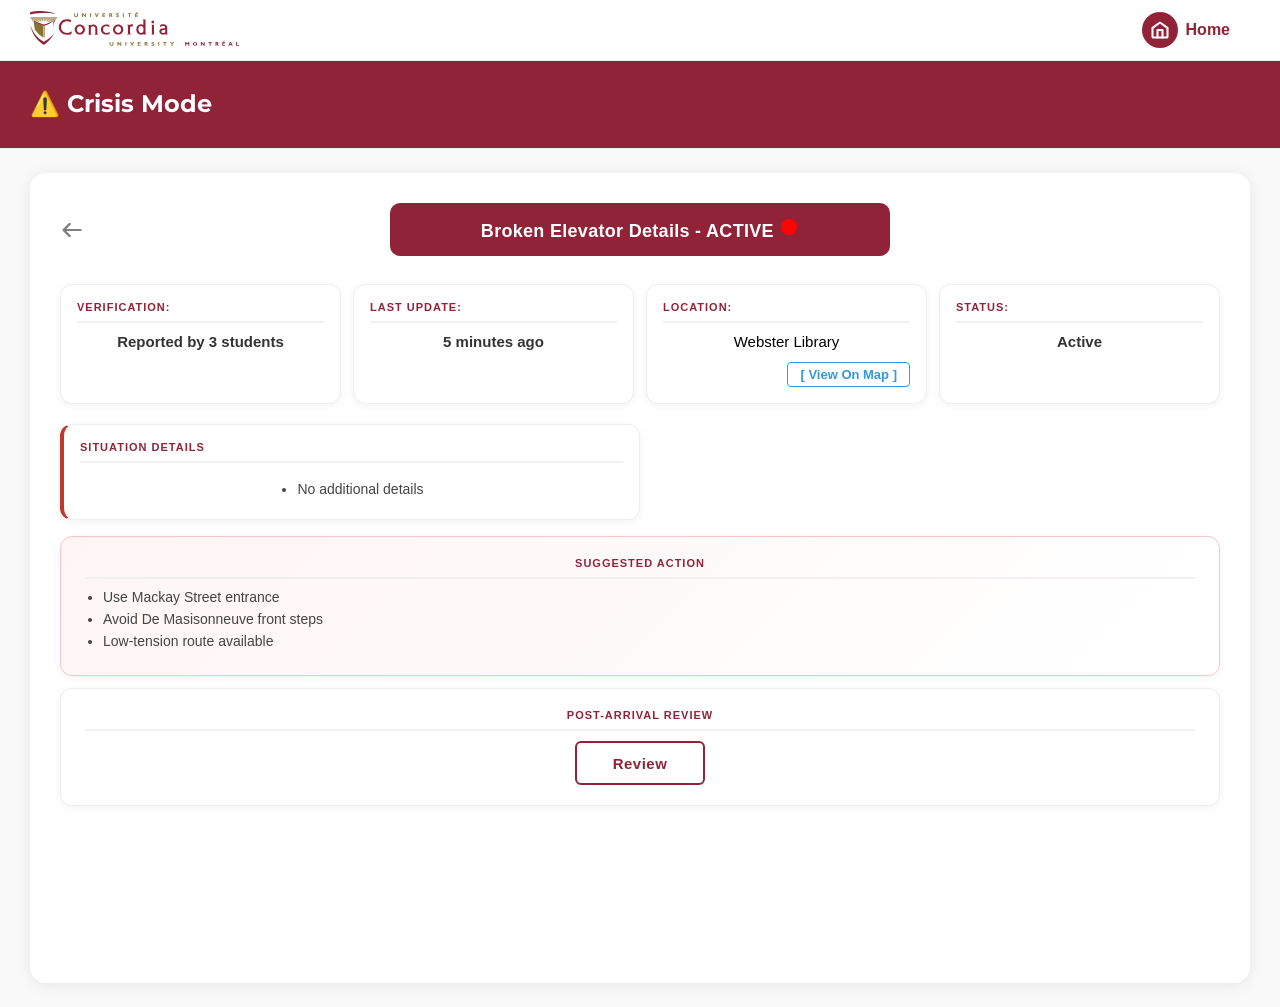
<file: pages/alertDetail.html>
<!DOCTYPE html>
<html>
  <head>
    <meta charset="UTF-8">
    <title>Alert Details | Concordia Safety</title>
    <link rel="icon" href="../images/concordia-logo.png">
    <link rel="stylesheet" href="../styles/alertDetail.css">
    <meta name="viewport" content="width=device-width, initial-scale=1.0">
  </head>

  <body>

    <!-- Header -->
    <div class="header">
      <div class="header-top">
        <div class="logo" onclick="window.location.href='../homepage.html'"><img src="../images/concordia-full-logo.svg"></div>
        <div class="home" onclick="window.location.href='../homepage.html'" style="display:flex;align-items:center;gap:8px;">
          <div style="width:36px;height:36px;border-radius:50%;background:#912338;display:flex;justify-content:center;align-items:center;">
            <svg xmlns="http://www.w3.org/2000/svg" width="20" height="20" viewBox="0 0 24 24" fill="none" stroke="white" stroke-width="2.5" stroke-linecap="round" stroke-linejoin="round">
              <path d="M3 9.5L12 3l9 6.5V20a1 1 0 0 1-1 1H4a1 1 0 0 1-1-1V9.5z"/>
              <path d="M9 21V12h6v9"/>
            </svg>
          </div>
          Home
        </div>
      </div>
      <div class="header-bottom">
        <div class="crisis">⚠️ Crisis Mode</div>
      </div>
    </div>

    <!-- Main Container -->
    <div class="main-container">
      <div class="inner-container">

        <div class="title-container">
          <img class="arrow" src="../images/arrow-left-solid.png" alt="profile icon"
            onclick="window.location.href='alertHistory.html'">
          <div class="title">
            <p>Broken Elevator Details - ACTIVE
              <img src="../images/circle-red.png" alt="profile icon">
            </p>
          </div>
        </div>
        
        <div class="status-inner-card status">
          <div class="detail-card verification">
            <p class="card-title">Verification: </p>
            <div class="verification-details">
              <p>Reported by 3 students</p>
            </div>
          </div>

          <div class="detail-card update">
            <p class="card-title">Last Update: </p>
            <div class="update-details">
              <p>5 minutes ago</p>
            </div>
          </div>

          <div class="detail-card location">
            <p class="card-title">Location: </p>
            <div class="location-detail location-detail-js">
              <p>Webster Library
              </p>
            </div>
            <div class="map-link">
              <a href="../homepage.html">[ View On Map ]</a>
            </div>
          </div>

          <div class="detail-card status">
            <p class="card-title">Status: </p>
            <div class="status-details">
              <p>Active</p>
            </div>
          </div>
        </div>

        <div class="details-inner-card details">
          <div class="detail-card situations">
            <p class="card-title">Situation Details</p>
            <div class="situations-detail situations-detail-js">
              <ul>
                <li>No additional details</li>
              </ul>
            </div>
          </div>
        </div>

        <div class="detail-card action-inner-card action">
          <p class="card-title centered">Suggested Action</p>
          <div>
            <ul>
              <li>Use Mackay Street entrance</li>
              <li>Avoid De Masisonneuve front steps</li>
              <li>Low-tension route available</li>
            </ul>
          </div>
        </div>

        <div class="detail-card review-inner-card review">
          <p class="card-title centered">Post-Arrival Review</p>
          <div class="review-container centered">
            <button class="review-button review-button-js" 
            onclick="window.location.href='alertReview.html'">
              Review
            </button>
          </div>
        </div>

      </div>
    </div>
    <script type="module" src="../scripts/alertDetail.js"></script>
  </body>
</html>
</file>
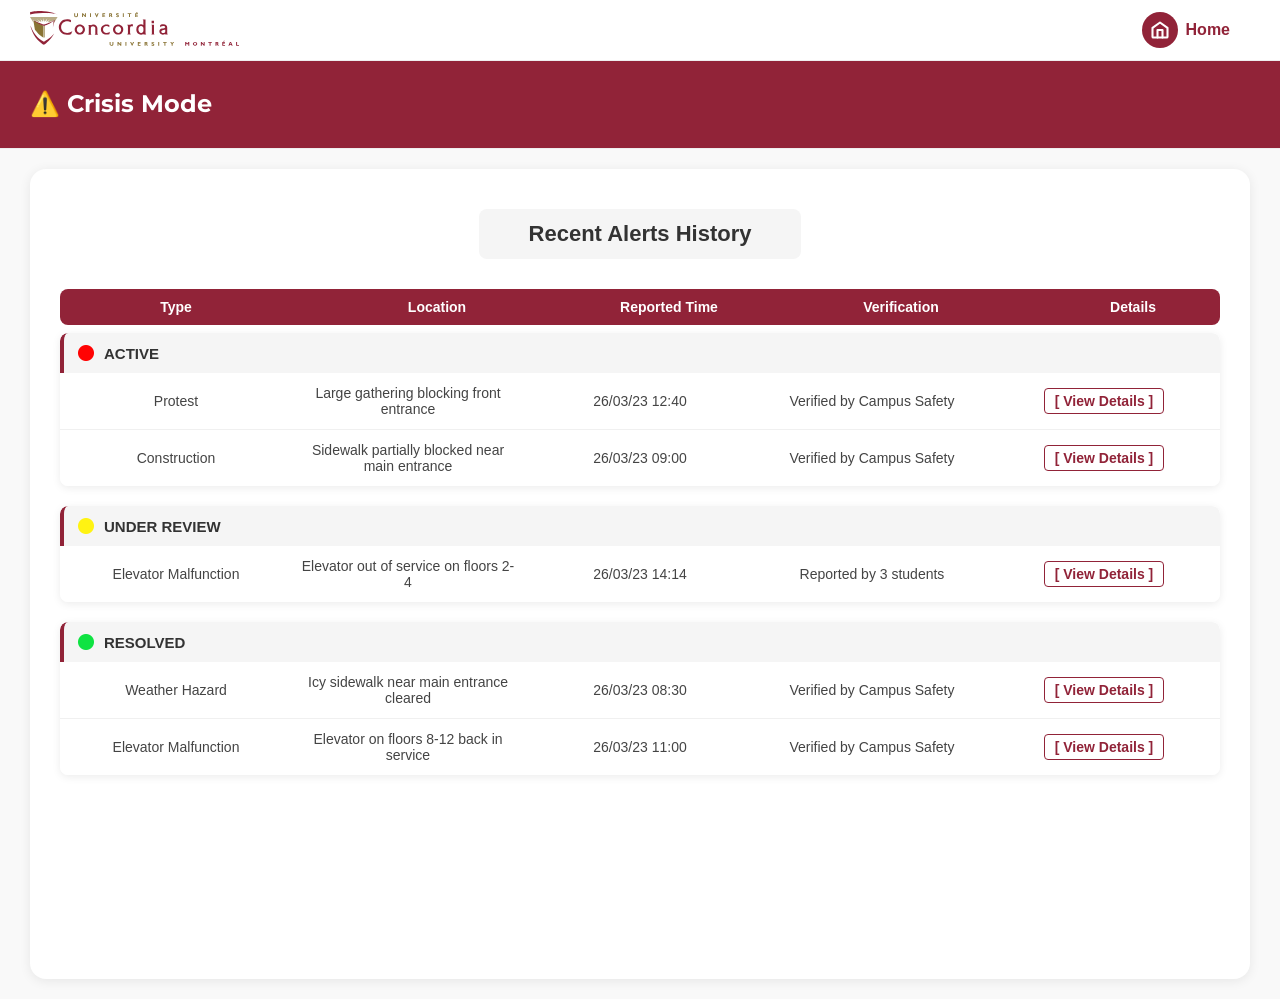
<file: pages/alertHistory.html>
<!DOCTYPE html>
<html>
  <head>
    <meta charset="UTF-8">
    <title>Alert History | Concordia Safety</title>
    <link rel="icon" href="../images/concordia-logo.png">
    <link rel="stylesheet" href="../styles/alertHistory.css">
    <meta name="viewport" content="width=device-width, initial-scale=1.0">
  </head>

  <body>

    <!-- Header -->
    <div class="header">
      <div class="header-top">
        <div class="logo" onclick="window.location.href='../homepage.html'"><img src="../images/concordia-full-logo.svg"></div>
        <div class="home" onclick="window.location.href='../homepage.html'" style="display:flex;align-items:center;gap:8px;">
          <div style="width:36px;height:36px;border-radius:50%;background:#912338;display:flex;justify-content:center;align-items:center;">
            <svg xmlns="http://www.w3.org/2000/svg" width="20" height="20" viewBox="0 0 24 24" fill="none" stroke="white" stroke-width="2.5" stroke-linecap="round" stroke-linejoin="round">
              <path d="M3 9.5L12 3l9 6.5V20a1 1 0 0 1-1 1H4a1 1 0 0 1-1-1V9.5z"/>
              <path d="M9 21V12h6v9"/>
            </svg>
          </div>
          Home
        </div>
      </div>
      <div class="header-bottom">
        <div class="crisis">⚠️ Crisis Mode</div>
      </div>
    </div>

    <!-- Main Container -->
    <div class="main-container">
      <div class="inner-container">
        <div class="title">
          <p>Recent Alerts History</p>
        </div>
        <div class="alert-titles">
          <div class="titles">
            <p>Type</p>
          </div>
          <div class="titles">
            <p>Location</p>
          </div>
          <div class="titles">
            <p>Reported Time</p>
          </div>
          <div class="titles">
            <p>Verification</p>
          </div>
          <div class="titles">
            <p>Details</p>
          </div>
        </div>

        <div class="active-section">
          <div class="section-title">
            <img src="../images/circle-red.png" alt="profile icon">
            <p>ACTIVE</p>
          </div>
          <table>
            <tbody>
              <tr>
                <td data-title="Type">Broken Elevator</td>
                <td data-title="Location">Hall Building</td>
                <td data-title="Reported Time">12:40 PM - 1 hr ago</td>
                <td data-title="Verification">Reported by 1 student</td>
                <td data-title="Details"><a href="alertDetail.html">[ View Details ]</a></td>
              </tr>
              <tr>
                <td data-title="Type">Broken Elevator</td>
                <td data-title="Location">Hall Building</td>
                <td data-title="Reported Time">12:40 PM - 1 hr ago</td>
                <td data-title="Verification">Reported by 1 student</td>
                <td data-title="Details"><a href="alertDetail.html">[ View Details ]</a></td>
              </tr>
              <tr>
                <td data-title="Type">Broken Elevator</td>
                <td data-title="Location">Hall Building</td>
                <td data-title="Reported Time">12:40 PM - 1 hr ago</td>
                <td data-title="Verification">Reported by 1 student</td>
                <td data-title="Details"><a href="alertDetail.html">[ View Details ]</a></td>
              </tr>
            </tbody>
          </table>
        </div>

        <div class="active-section">
          <div class="section-title">
            <img src="../images/circle-yellow.png" alt="profile icon">
            <p>UNDER REVIEW</p>
          </div>
          <table>
            <tbody>
              <tr>
                <td data-title="Type">Broken Elevator</td>
                <td data-title="Location">Hall Building</td>
                <td data-title="Reported Time">12:40 PM - 1 hr ago</td>
                <td data-title="Verification">Reported by 1 student</td>
                <td data-title="Details"><a href="alertDetail.html">[ View Details ]</a></td>
              </tr>
              <tr>
                <td data-title="Type">Broken Elevator</td>
                <td data-title="Location">Hall Building</td>
                <td data-title="Reported Time">12:40 PM - 1 hr ago</td>
                <td data-title="Verification">Reported by 1 student</td>
                <td data-title="Details"><a href="alertDetail.html">[ View Details ]</a></td>
              </tr>
              <tr>
                <td data-title="Type">Broken Elevator</td>
                <td data-title="Location">Hall Building</td>
                <td data-title="Reported Time">12:40 PM - 1 hr ago</td>
                <td data-title="Verification">Reported by 1 student</td>
                <td data-title="Details"><a href="alertDetail.html">[ View Details ]</a></td>
              </tr>
            </tbody>
          </table>
        </div>

        <div class="active-section">
          <div class="section-title">
            <img src="../images/circle-green.png" alt="profile icon">
            <p>RESOLVED</p>
          </div>
          <table>
            <tbody>
              <tr>
                <td data-title="Type">Broken Elevator</td>
                <td data-title="Location">Hall Building</td>
                <td data-title="Reported Time">12:40 PM - 1 hr ago</td>
                <td data-title="Verification">Reported by 1 student</td>
                <td data-title="Details"><a href="alertDetail.html">[ View Details ]</a></td>
              </tr>
              <tr>
                <td data-title="Type">Broken Elevator</td>
                <td data-title="Location">Hall Building</td>
                <td data-title="Reported Time">12:40 PM - 1 hr ago</td>
                <td data-title="Verification">Reported by 1 student</td>
                <td data-title="Details"><a href="alertDetail.html">[ View Details ]</a></td>
              </tr>
              <tr>
                <td data-title="Type">Broken Elevator</td>
                <td data-title="Location">Hall Building</td>
                <td data-title="Reported Time">12:40 PM - 1 hr ago</td>
                <td data-title="Verification">Reported by 1 student</td>
                <td data-title="Details"><a href="alertDetail.html">[ View Details ]</a></td>
              </tr>
            </tbody>
          </table>
        </div>

      </div>
    </div>
    <script type="module" src="../scripts/alertHistory.js"></script>
  </body>
</html>
</file>
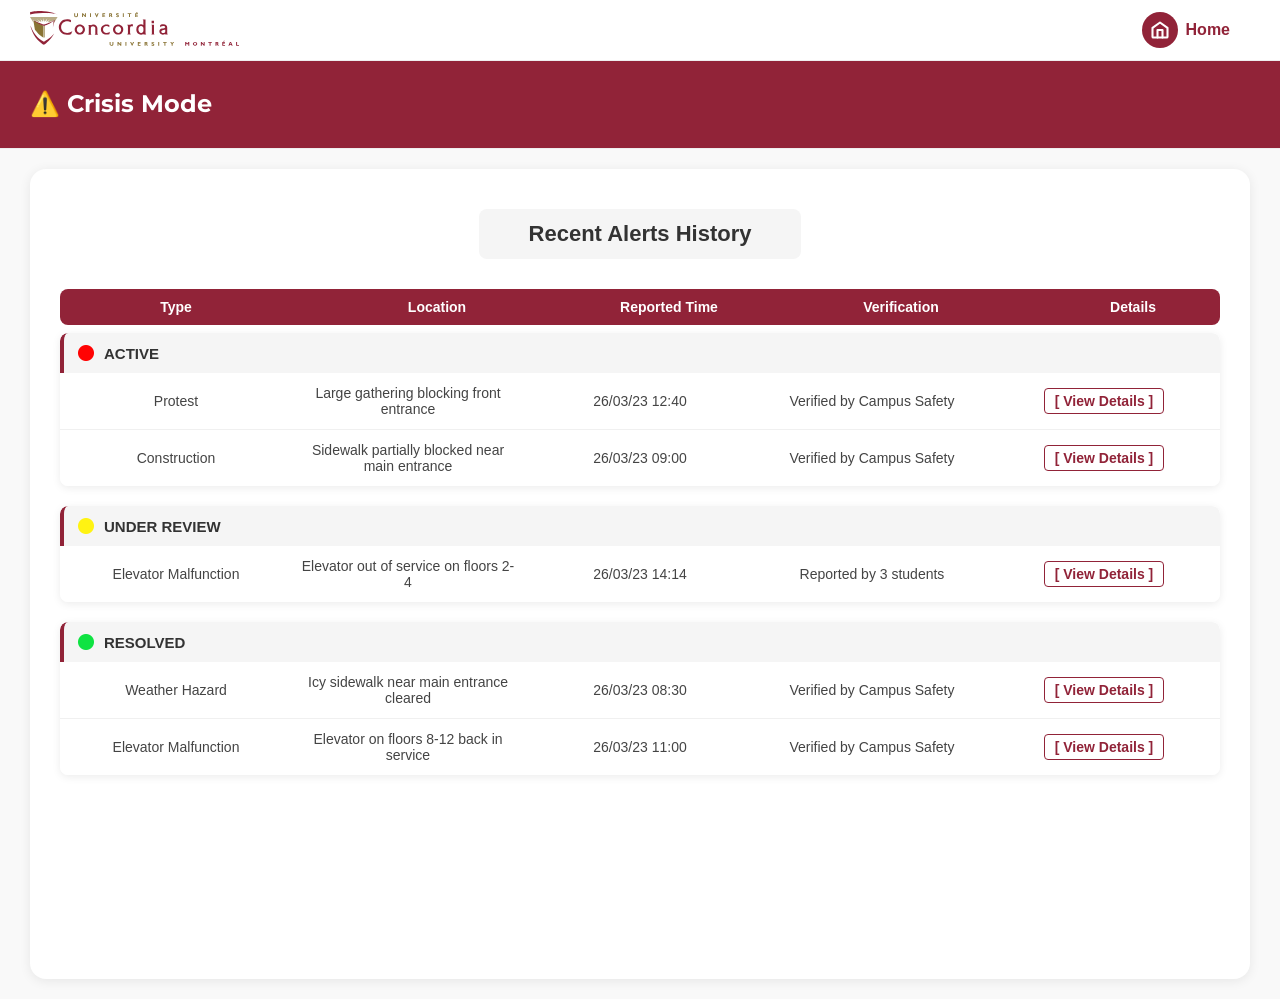
<file: pages/alertReview.html>
<!DOCTYPE html>
<html>
  <head>
    <meta charset="UTF-8">
    <title>Alert Review | Concordia Safety</title>
    <link rel="icon" href="../images/concordia-logo.png">
    <link rel="stylesheet" href="../styles/alertReview.css">
    <meta name="viewport" content="width=device-width, initial-scale=1.0">
  </head>

  <body>

    <!-- Header -->
    <div class="header">
      <div class="header-top">
        <div class="logo" onclick="window.location.href='../homepage.html'"><img src="../images/concordia-full-logo.svg"></div>
        <div class="home" onclick="window.location.href='../homepage.html'" style="display:flex;align-items:center;gap:8px;">
          <div style="width:36px;height:36px;border-radius:50%;background:#912338;display:flex;justify-content:center;align-items:center;">
            <svg xmlns="http://www.w3.org/2000/svg" width="20" height="20" viewBox="0 0 24 24" fill="none" stroke="white" stroke-width="2.5" stroke-linecap="round" stroke-linejoin="round">
              <path d="M3 9.5L12 3l9 6.5V20a1 1 0 0 1-1 1H4a1 1 0 0 1-1-1V9.5z"/>
              <path d="M9 21V12h6v9"/>
            </svg>
          </div>
          Home
        </div>
      </div>
      <div class="header-bottom">
        <div class="crisis">⚠️ Crisis Mode</div>
      </div>
    </div>

    <!-- Main Container -->
    <div class="main-container">
      <div class="inner-container">
        <div class="title-container">
          <img class="arrow" src="../images/arrow-left-solid.png" alt="profile icon"
            onclick="window.location.href='alertDetail.html'">
          <div class="title">
            <p>Review</p>
          </div>
        </div>

        <div>
          <form>
            <fieldset>
              <legend>Hazard Status</legend>
              <div class="question-row">
                <p>Is the hazard still present?</p> 
                
                <div class="options">
                  <label for="yes">
                    <input type="radio" id="yes" name="hazard" value="yes"> 
                    Yes
                  </label>

                  <label for="no">
                    <input type="radio" id="no" name="hazard" value="no"> 
                    No
                  </label>

                  <label for="partially">
                    <input type="radio" id="partially" name="hazard" value="partially"> 
                    Partially
                  </label>
                </div>
              </div>
             
              <div class="question-row">
                <p>How has the situation changed?</p>  
                <div class="options">
                  <label for="improved">
                    <input type="radio" id="improved" name="situation" value="improved">
                    Improved
                  </label>

                  <label for="worsened">
                    <input type="radio" id="worsened" name="situation" value="worsened">
                    Worsened
                  </label>

                  <label for="no-change">
                    <input type="radio" id="no-change" name="situation" value="no change">
                    No Change
                  </label>
                </div>
              </div>
            </fieldset>
            
            <fieldset>
              <legend>Location Accuracy</legend>
              <div class="question-row">
                <p>Is the location accurate</p> 

                <div class="options">
                  <label for="location-yes">
                    <input type="radio" id="location-yes" name="location" value="yes">
                    Yes
                  </label>
                  
                  <label for="location-no">
                    <input type="radio" id="location-no" name="location" value="no">
                    No
                  </label>
                </div>
              </div>
            </fieldset>

            <fieldset>
              <legend>Severity & Access</legend>
              <div class="question-row">
                <p>Current severity level:</p> 

                <div class="options">
                  <label for="low">
                    <input type="radio" id="low" name="severity" value="low">
                    Low
                  </label>

                  <label for="medium">
                    <input type="radio" id="medium" name="severity" value="medium">
                    Medium
                  </label>

                  <label for="high">
                    <input type="radio" id="high" name="severity" value="high">
                    High
                  </label>
                </div>
              </div>
              
              <div class="question-row">
                <p>Accessibility impact: </p>

                <div class="options">
                  <label for="no-impact">
                    <input type="radio" id="no-impact" name="impact" value="no impact">
                    No Impact
                  </label>

                  <label for="wheelchair">
                    <input type="radio" id="wheelchair" name="impact" value="wheelchair">
                    Wheelchair
                  </label>

                  <label for="low-stimulation">
                    <input type="radio" id="low-stimulation" name="impact" value="low-stimulation">
                    Low-Stimulation
                  </label>
                </div>
              </div>
            </fieldset>
            
            <fieldset>
              <legend>Hazard Status (optional)</legend>

              <div class="question-row">
                <p>Add a short comment: </p>  
                <div class="options-comment">
                  <textarea class="comment-input" id="comment" name="comment" placeholder="Type your comment..."></textarea>
                </div>
              </div>

              <div class="question-row">
                <p>Upload Photo:</p> 
                <div class="options">
                  <input type="file" id="photo" name="photo" accept="image/*" multiple>
                </div>
              </div>
              
            </fieldset>
            <div class="submit-button">
              <button type="submit">Submit</button>
            </div>
            
          </form>
        </div>

      </div>
    </div>
    <script type="module" src="../scripts/alertReview.js"></script>
  </body>
</html>
</file>
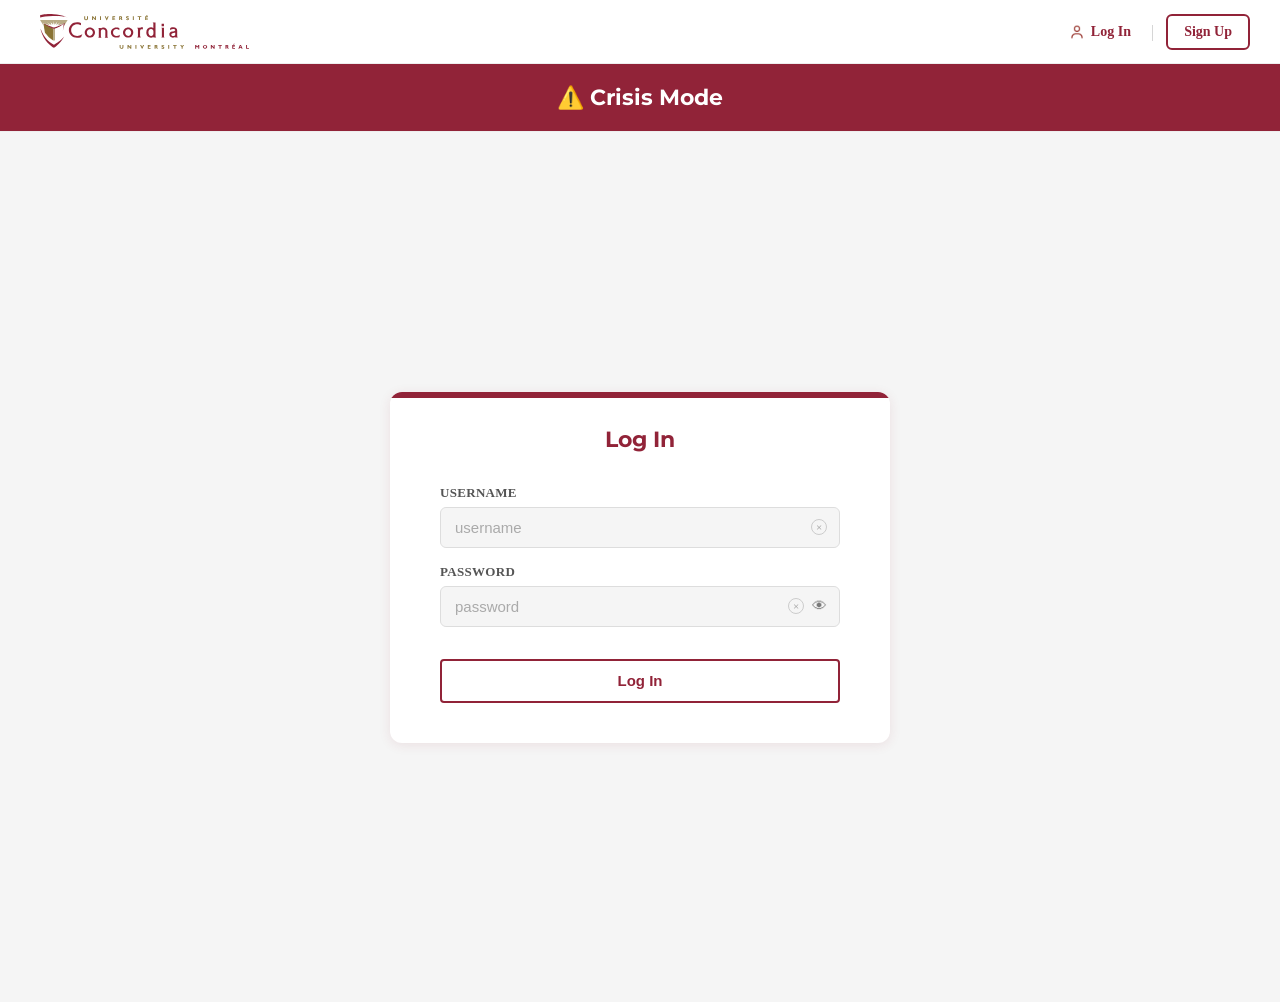
<file: pages/logIn.html>
<!DOCTYPE html>
<html>
  <head>
    <meta charset="UTF-8">
    <link rel="icon" href="../images/concordia-logo.png">
    <title>Log In — Concordia Emergency</title>
    <link rel="stylesheet" href="../styles/logIn.css">
    <meta name="viewport" content="width=device-width, initial-scale=1.0">
  </head>
  <body>
    <!-- Header -->
    <div class="header">
      <div class="header-top">
        <div class="logo"><img src="../images/concordia-full-logo.svg" style="height:35px;"></div>
        <div class="auth-buttons">
          <div class="login" onclick="window.location.href='logIn.html'"><img src="../images/user-regular.png" style="height:16px;vertical-align:middle;margin-right:6px;filter:invert(19%) sepia(72%) saturate(1200%) hue-rotate(320deg) brightness(80%)"> Log In</div>
          <div class="divider">|</div>
          <div class="signup" onclick="window.location.href='signUp.html'">Sign Up</div>
        </div>
        <div class="mobile-menu">&#9776;</div>
      </div>
      <div class="header-bottom">
        <div class="crisis">⚠️ Crisis Mode</div>
      </div>
    </div>
    <div class="dropdown-menu" id="dropdownMenu">
      <div class="login" onclick="window.location.href='logIn.html'">Log In</div>
      <div class="signup" onclick="window.location.href='signUp.html'">Sign Up</div>
    </div>

    <!-- Main Container -->
    <div class="main-container">
      <div class="inner-container">
        <div class="top-bar"></div>
        <div class="title"><p>Log In</p></div>

        <div class="input-container">
          <div class="outer-username-container">
            <div class="username-container">
              <label for="username">Username</label>
              <div class="input-wrapper input-wrapper-username">
                <input type="text" id="username" placeholder="username">
                <span class="clear-btn" onclick="this.parentElement.querySelector('input').value=''">&times;</span>
              </div>
            </div>
          </div>

          <div class="outer-password-container">
            <div class="password-container">
              <label for="password">Password</label>
              <div class="input-wrapper input-wrapper-password">
                <input type="password" id="password" placeholder="password">
                <span class="clear-btn" onclick="this.parentElement.querySelector('input').value=''">&times;</span>
                <span class="show-password show-password-js">👁</span>
              </div>
            </div>
          </div>
        </div>

        <div class="logIn-container">
          <button class="logIn logIn-js">Log In</button>
        </div>
      </div>
    </div>

    <script type="module" src="../scripts/logIn.js"></script>
    <script></script>
  </body>
</html>
</file>
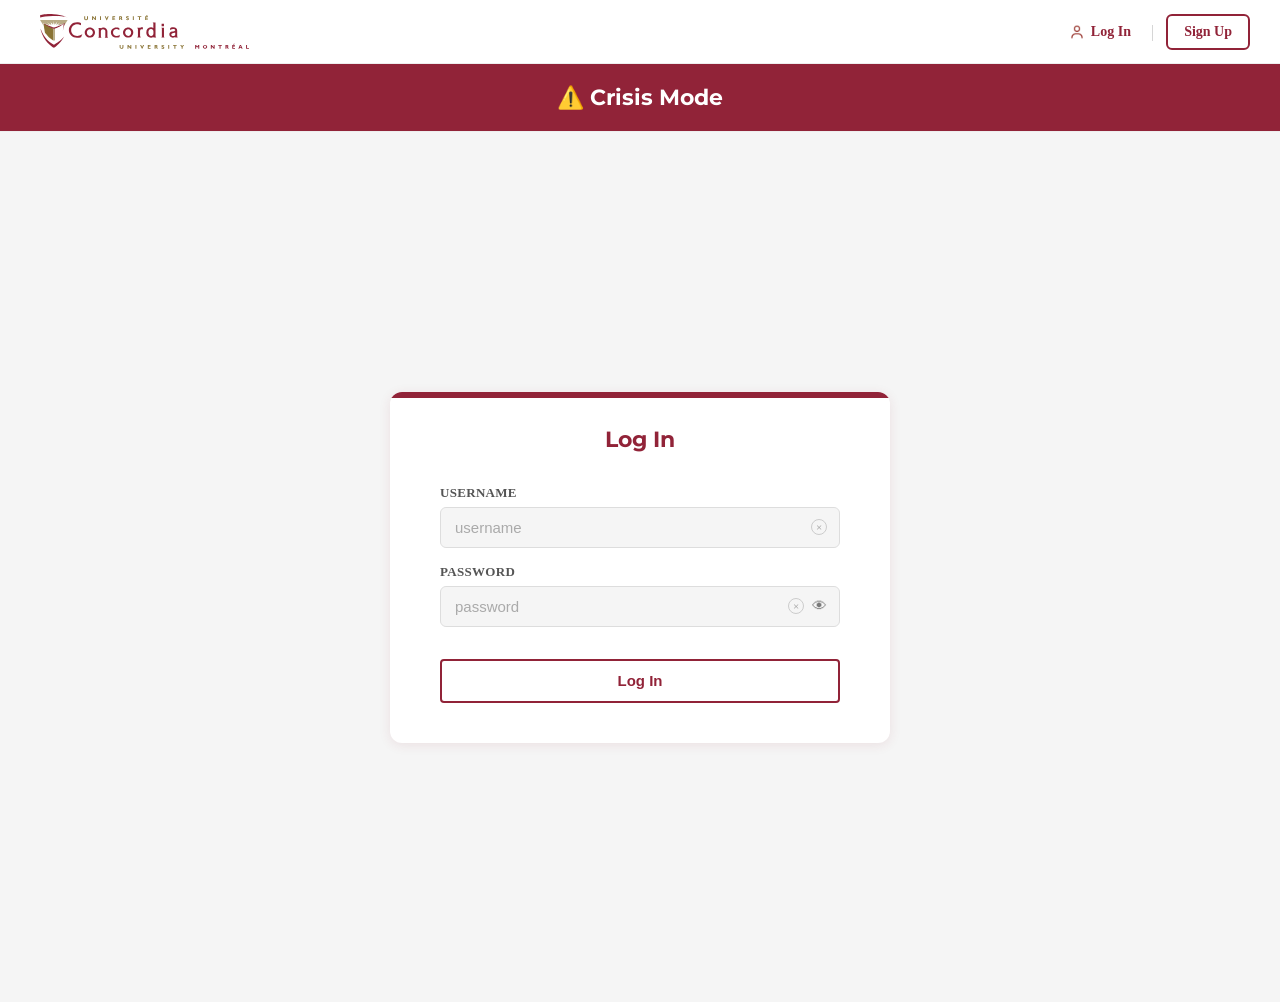
<file: pages/profile.html>
<!DOCTYPE html>
<html>
  <head>
    <meta charset="UTF-8">
    <title>Profile & Settings | Concordia Safety</title>
    <link rel="stylesheet" href="../styles/profile.css">
    <link rel="icon" href="../images/concordia-logo.png">
    <meta name="viewport" content="width=device-width, initial-scale=1.0">
  </head>

  <body>

    <!-- Header -->
    <div class="header">
      <div class="header-top">
        <div class="logo" onclick="window.location.href='../homepage.html'"><img src="../images/concordia-full-logo.svg" style="height:35px;"></div>
        <div class="home" onclick="window.location.href='../homepage.html'" style="display:flex;align-items:center;gap:8px;padding:6px 16px;border:none;background:white;">
        <div style="width:36px;height:36px;border-radius:50%;background:#912338;display:flex;justify-content:center;align-items:center;">
          <svg xmlns="http://www.w3.org/2000/svg" width="20" height="20" viewBox="0 0 24 24" fill="none" stroke="white" stroke-width="2.5" stroke-linecap="round" stroke-linejoin="round">
            <path d="M3 9.5L12 3l9 6.5V20a1 1 0 0 1-1 1H4a1 1 0 0 1-1-1V9.5z"/>
            <path d="M9 21V12h6v9"/>
          </svg>
        </div>
        Home
      </div>
      </div>
      <div class="header-bottom">
        <div class="crisis" onclick="localStorage.setItem('forceCrisis', 'true'); window.location.href='/homepage.html'">⚠️ Crisis Mode</div>
      </div>
    </div>
    <!-- Main Container -->
    <div class="main-container">
      <div class="inner-container">
        <div class="title">
          <p>Profile & Settings</p>
        </div>
        <div class="profile-container">
          <div style="width:64px;height:64px;border-radius:50%;background:#912338;display:flex;justify-content:center;align-items:center;margin-left:10px;">
            <img src="../images/user-regular.png" alt="profile icon" style="width:36px;height:36px;filter:invert(1);min-width:0;margin:0;">
          </div>
          <div style="padding-left:15px;">
            <p class="username-js" style="font-size:20px;font-weight:bold;margin:0;color:#912338;">Username</p>
            <p class="user-email-js" style="font-size:14px;color:#666;margin:4px 0 0 0;">User Email</p>
          </div>
          <div class="logOut-container">
            <button class="logOut logOut-js">Log Out</button>
          </div>
        </div>

        <div class="setting-card">
          <div class="safety-settings">
            <p style="font-weight:bold;font-size:16px;color:#912338;margin-bottom:6px;">Safety Settings</p>
            <div class="inner-card safety-inner-card-js">
              <div class="">
                <p>Wheelchair User</p>
                <p>Avoid Stairs</p>
              </div>

              <div class="edit-card safety-edit-js">
                <img src="../images/edit.png" alt="profile icon">
              </div>
            </div>

          </div>

          <div class="navigation-settings">
            <p style="font-weight:bold;font-size:16px;color:#912338;margin-bottom:6px;">Navigation Settings</p>
            <div class="inner-card navigation-inner-card-js">
              <div class="navigation-display-card">
                <p>Route Preference: </p>
                <p>Fastest Route</p>
                <p>Elevator Preference: </p>
                <p>Prioritize Elevator</p>
              </div>
              
              <div class="edit-card navigation-edit-js">
                <img src="../images/edit.png" alt="profile icon">
              </div>
            </div>
          </div>

          <div class="notification-settings">
            <p style="font-weight:bold;font-size:16px;color:#912338;margin-bottom:6px;">Notification Settings</p>
            <div class="inner-card notification-inner-card-js">
              <div class="notification-display-card">
                <p>Emergency Alert</p>
                <p>
                  <img src="../images/lock-solid.png" alt="profile icon">
                  ON (Required)
                </p>
                <p>Protest</p>
                <p>
                  <img src="../images/bell-black.png" alt="profile icon">
                  ON
                </p>
                <p>Construction</p>
                <p>
                  <img src="../images/bell-black.png" alt="profile icon">
                  ON
                </p>
                <p>Weather</p>
                <p>
                  <img src="../images/bell-black.png" alt="profile icon">
                  ON
                </p>
                <p>Elevator Issues</p>
                <p>
                  <img src="../images/bell-black.png" alt="profile icon">
                  ON
                </p>
                <p>General Notices</p>
                <p>
                  <img src="../images/bell-slash-black.png" alt="profile icon">
                  OFF
                </p>
              </div>

              <div class="edit-card notification-edit-js">
                <img src="../images/edit.png" alt="profile icon">
              </div>
            </div>
          </div>

          <div class="quiet-hours-settings">
            <p style="font-weight:bold;font-size:16px;color:#912338;margin-bottom:6px;">Quiet Hours Settings</p>
            <div class="inner-card quiet-hours-inner-card-js">
              <div class="quiet-hours-display-card">
                <p>Quiet Hours</p>
                <p>
                  <img src="../images/bell-black.png" alt="profile icon">
                  ON
                </p>

                <p>Start Time</p>
                <p>10:00 PM</p>

                <p>End Time</p>
                <p>7:00 AM</p>
              </div>

              <div class="edit-card quiet-hours-edit-js">
                <img src="../images/edit.png" alt="profile icon">
              </div>
            </div>
          </div>

        </div>

        <p class="account-p">Account</p>
        <div class="delete-card">
          <button class="delete-button delete-button-js">
            <img src="../images/trash-can-solid.png" alt="profile icon">
            <p>Delete Account</p>
          </button>
        </div>
      </div>
    </div>
    <script type="module" src="../scripts/profile.js"></script>
  </body>
</html>
</file>
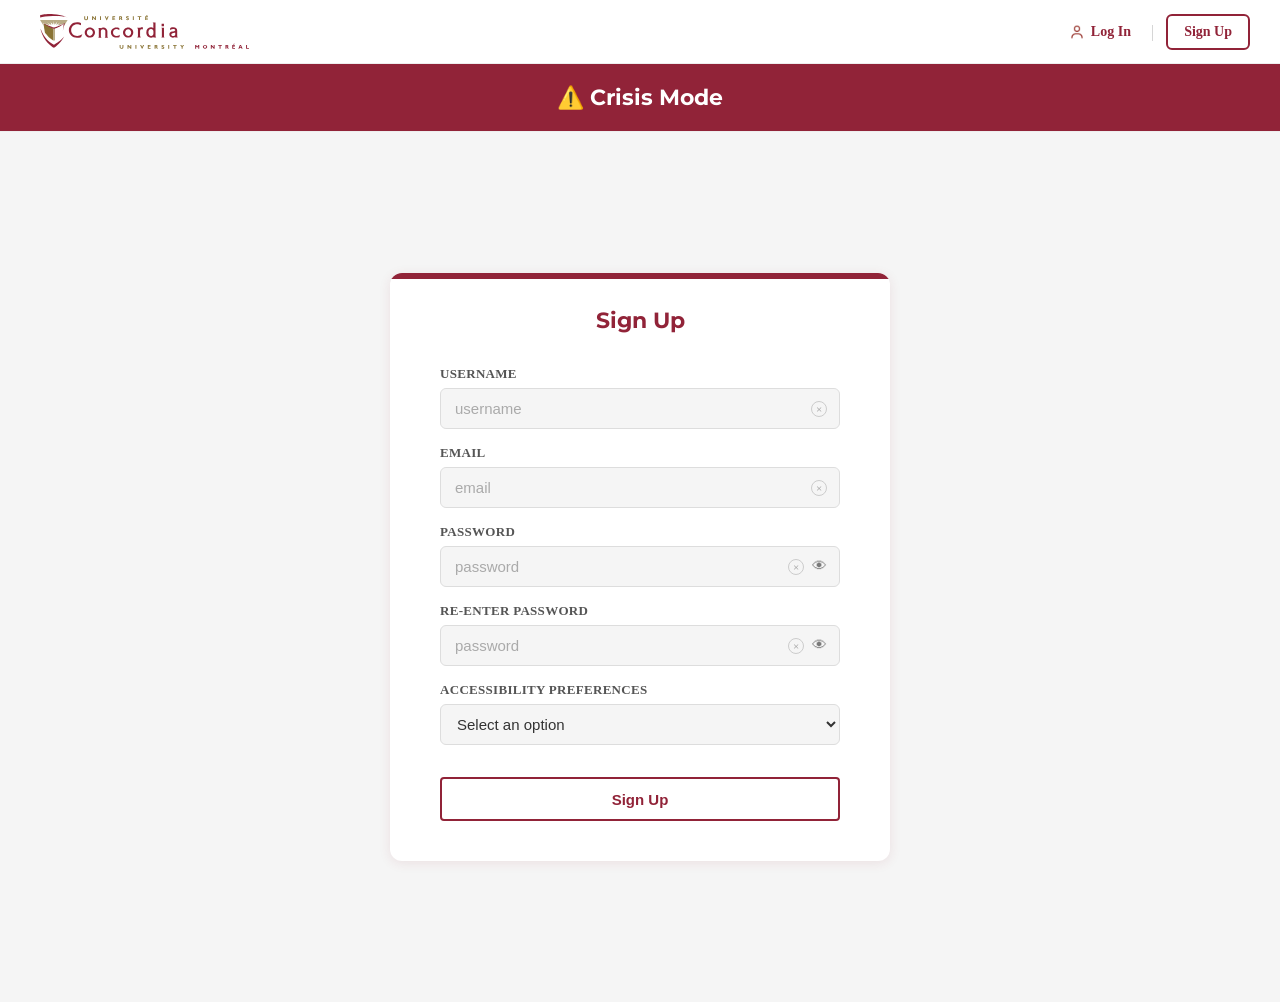
<file: pages/signUp.html>
<!DOCTYPE html>
<html>
  <head>
    <meta charset="UTF-8">
    <link rel="icon" href="../images/concordia-logo.png">
    <title>Sign Up — Concordia Emergency</title>
    <link rel="stylesheet" href="../styles/signUp.css">
    <meta name="viewport" content="width=device-width, initial-scale=1.0">
  </head>
  <body>
    <!-- Header -->
    <div class="header">
      <div class="header-top">
        <div class="logo"><img src="../images/concordia-full-logo.svg" style="height:35px;"></div>
        <div class="auth-buttons">
          <div class="login" onclick="window.location.href='logIn.html'"><img src="../images/user-regular.png" style="height:16px;vertical-align:middle;margin-right:6px;filter:invert(19%) sepia(72%) saturate(1200%) hue-rotate(320deg) brightness(80%)"> Log In</div>
          <div class="divider">|</div>
          <div class="signup" onclick="window.location.href='signUp.html'">Sign Up</div>
        </div>
        <div class="mobile-menu">&#9776;</div>
      </div>
      <div class="header-bottom">
        <div class="crisis">⚠️ Crisis Mode</div>
      </div>
    </div>
    <div class="dropdown-menu" id="dropdownMenu">
      <div class="login" onclick="window.location.href='logIn.html'">Log In</div>
    </div>

    <!-- Main Container -->
    <div class="main-container">
      <div class="inner-container">
        <div class="top-bar"></div>
        <div class="title"><p>Sign Up</p></div>

        <div class="input-container">
          <div class="outer-username-container">
            <div class="username-container">
              <label for="username">Username</label>
              <div class="input-wrapper input-wrapper-username">
                <input type="text" id="username" placeholder="username">
                <span class="clear-btn" onclick="this.parentElement.querySelector('input').value=''">&times;</span>
              </div>
            </div>
          </div>

          <div class="outer-email-container">
            <div class="email-container">
              <label for="email">Email</label>
              <div class="input-wrapper input-wrapper-email">
                <input type="email" id="email" placeholder="email">
                <span class="clear-btn" onclick="this.parentElement.querySelector('input').value=''">&times;</span>
              </div>
            </div>
          </div>

          <div class="outer-password-container">
            <div class="password-container">
              <label for="password">Password</label>
              <div class="input-wrapper input-wrapper-password">
                <input type="password" id="password" placeholder="password">
                <span class="clear-btn" onclick="this.parentElement.querySelector('input').value=''">&times;</span>
                <span class="show-password show-password-js">👁</span>
              </div>
            </div>
          </div>

          <div class="outer-re-enter-password-container">
            <div class="re-enter-password-container">
              <label for="re-enter-password">Re-enter Password</label>
              <div class="input-wrapper input-wrapper-re-enter-password">
                <input type="password" id="re-enter-password" placeholder="password">
                <span class="clear-btn" onclick="this.parentElement.querySelector('input').value=''">&times;</span>
                <span class="show-re-enter-password show-re-enter-password-js">👁</span>
              </div>
            </div>
          </div>

          <div class="accessibility-container">
            <label for="accessibility">Accessibility Preferences</label>
            <select id="accessibility" name="accessibility">
              <option value="">Select an option</option>
              <option value="wheelchair">Wheelchair user</option>
              <option value="mobility">Mobility impairment</option>
              <option value="visual">Visual impairment</option>
              <option value="anxiety">Anxiety-sensitive mode</option>
            </select>
          </div>

          <p class="signUp-error signUp-error-js" role="alert" aria-live="polite"></p>
        </div>

        <div class="signUp-container">
          <button class="signUp signUp-js">Sign Up</button>
        </div>
      </div>
    </div>

    <script type="module" src="../scripts/signUp.js"></script>
    <script></script>
  </body>
</html>
</file>
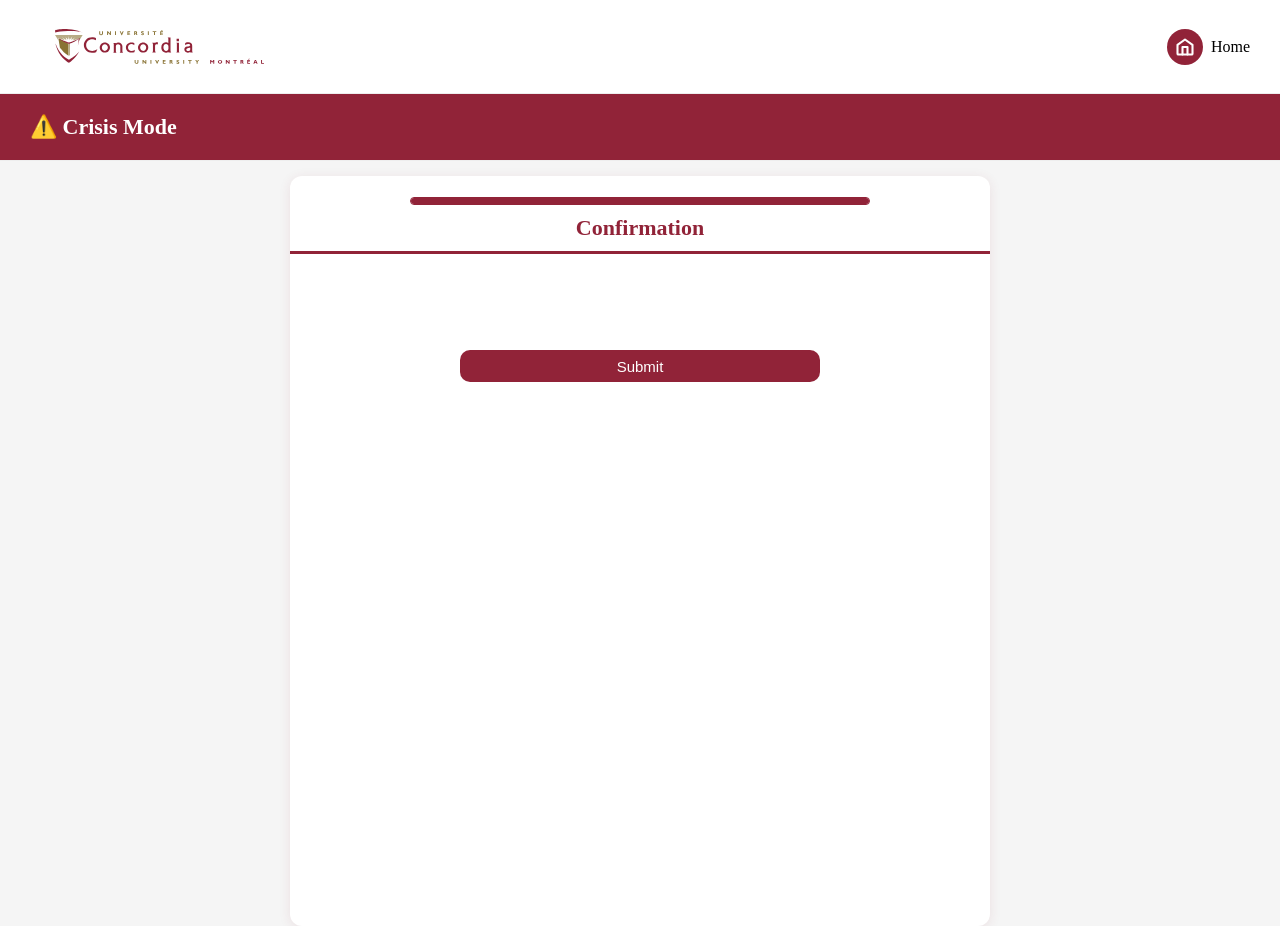
<file: pages/hazardsPages/confirmation.html>
<!DOCTYPE html>
<html>
  <head>
    <meta charset="UTF-8">
    <title>Sign Up page</title>
    <link rel="stylesheet" href="../../styles/hazardsPages/confirmation.css">
    <meta name="viewport" content="width=device-width, initial-scale=1.0">
      <link rel="icon" href="../../images/concordia-logo.png">
  </head>
  <body>
    <!-- Header -->
    <div class="header">
      <div class="header-top">
        <div class="logo" onclick="window.location.href='../../homepage.html'"><img src="../../images/concordia-full-logo.svg" style="height:35px;"></div>
        <div class="home" onclick="window.location.href='../../homepage.html'" style="display:flex;align-items:center;gap:8px;">
          <div style="width:36px;height:36px;border-radius:50%;background:#912338;display:flex;justify-content:center;align-items:center;">
            <svg xmlns="http://www.w3.org/2000/svg" width="20" height="20" viewBox="0 0 24 24" fill="none" stroke="white" stroke-width="2.5" stroke-linecap="round" stroke-linejoin="round">
              <path d="M3 9.5L12 3l9 6.5V20a1 1 0 0 1-1 1H4a1 1 0 0 1-1-1V9.5z"/>
              <path d="M9 21V12h6v9"/>
            </svg>
          </div>
          Home
        </div>
      </div>
      <div class="header-bottom">
        <div class="crisis">⚠️ Crisis Mode</div>
      </div>
    </div>

    <!-- Main Container -->
    <div class="main-container">
      <div class="inner-container">
        <div class="outer-progress-bar">
          <div class="progress-bar">
            <progress id="formProgress" value="3" max="3"></progress> 
          </div>
        </div>
        

        <div class="title">
          <p>Confirmation</p>
        </div>

        <div class="input-container">
          <div class="input-outer-container">
            <div class="form-details-js" id="detail">
            </div>
            <div class="submit-button">
              <button type="button" id="submitBtn">Submit</button>
            </div>
          </div>
        </div>
      </div>
    </div>

    <div id="successPopup" class="popup-overlay">
      <div class="popup-box">
        <p>Submission successful!</p>
        <button id="popupOkBtn">OK</button>
      </div>
    </div>

    
    <script type="module" src="../../scripts/hazardsPages/confirmation.js"></script>
    <script></script>
  </body>
</html>
</file>
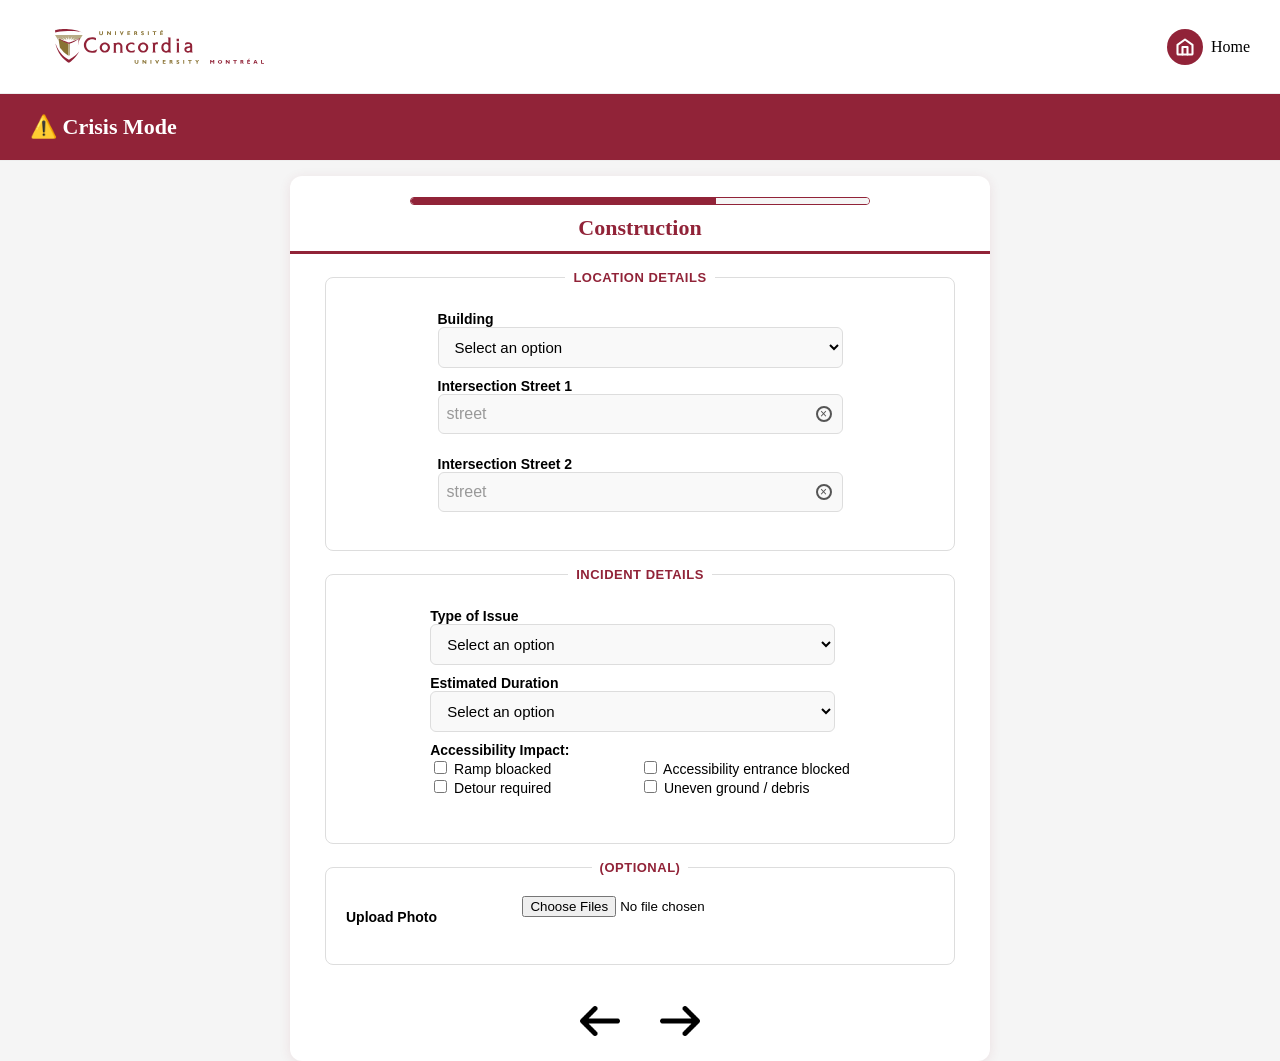
<file: pages/hazardsPages/construction.html>
<!DOCTYPE html>
<html>
  <head>
    <meta charset="UTF-8">
    <title>Sign Up page</title>
    <link rel="stylesheet" href="../../styles/hazardsPages/construction.css">
    <meta name="viewport" content="width=device-width, initial-scale=1.0">
      <link rel="icon" href="../../images/concordia-logo.png">
  </head>
  <body>
    <!-- Header -->
    <div class="header">
      <div class="header-top">
        <div class="logo" onclick="window.location.href='../../homepage.html'"><img src="../../images/concordia-full-logo.svg" style="height:35px;"></div>
        <div class="home" onclick="window.location.href='../../homepage.html'" style="display:flex;align-items:center;gap:8px;">
          <div style="width:36px;height:36px;border-radius:50%;background:#912338;display:flex;justify-content:center;align-items:center;">
            <svg xmlns="http://www.w3.org/2000/svg" width="20" height="20" viewBox="0 0 24 24" fill="none" stroke="white" stroke-width="2.5" stroke-linecap="round" stroke-linejoin="round">
              <path d="M3 9.5L12 3l9 6.5V20a1 1 0 0 1-1 1H4a1 1 0 0 1-1-1V9.5z"/>
              <path d="M9 21V12h6v9"/>
            </svg>
          </div>
          Home
        </div>
      </div>
      <div class="header-bottom">
        <div class="crisis">⚠️ Crisis Mode</div>
      </div>
    </div>

    <!-- Main Container -->
    <div class="main-container">
      <div class="inner-container">
        <div class="outer-progress-bar">
          <div class="progress-bar">
            <progress id="formProgress" value="2" max="3"></progress> 
          </div>
        </div>
        

        <div class="title">
          <p>Construction</p>
        </div>

        <div class="input-container">
          <div class="input-outer-container">
            <form>
              <fieldset>
                <legend>Location Details</legend>
                <div class="question-row">
                  
                  <div class="dropdown building-container">
                    <label for="building">Building</label>
                    <select id="building" name="building">
                      <option value="">Select an option</option>
                    </select>
                  </div>
                  <p>Intersection Street 1</p> 
                  <div class="input-wrapper ">
                    <input type="text" id="street1" placeholder="street" name="Intersection">
                    <span class="clear-btn" onclick="this.parentElement.querySelector('input').value=''">&times;</span>
                  </div>

                  <p>Intersection Street 2</p> 
                  <div class="input-wrapper">
                    <input type="text" id="street2" placeholder="street" name="Intersection">
                    <span class="clear-btn" onclick="this.parentElement.querySelector('input').value=''">&times;</span>
                  </div>
                </div>
              </fieldset>

              <fieldset class="dropdown-fieldset">
                <legend>Incident Details</legend>

                

                <div class="question-row">
                  <div class="dropdown building-container">
                    <label for="issue">Type of Issue</label>
                    <select id="issue" name="issue">
                      <option value="">Select an option</option>
                      <option value="sidewalk closed">Sidewalk closed</option>
                      <option value="road closed">Road closed</option>
                      <option value="entrance closed">Entrance closed</option>
                      <option value="elevator temporarily unavailable">Elevator temporarily unavailable</option>
                      <option value="loud drilling">Loud drilling</option>
                    </select>
                  </div>

                  <div class="dropdown building-container">
                    <label for="duration">Estimated Duration</label>
                    <select id="duration" name="duration">
                      <option value="">Select an option</option>
                      <option value="today only">Today only</option>
                      <option value="this week">This week</option>
                      <option value="long-term">Long-term</option>
                    </select>
                  </div>

                  <p>Accessibility Impact:</p>
                  <div class="options">
                    <label>
                    <input type="checkbox" name="accessibility" value="ramp bloacked">
                      Ramp bloacked
                    </label>

                    <label>
                      <input type="checkbox" name="accessibility" value="accessibility entrance blocked">
                      Accessibility entrance blocked
                    </label>

                    <label>
                      <input type="checkbox" name="accessibility" value="detour required">
                      Detour required
                    </label>

                    <label>
                      <input type="checkbox" name="accessibility" value="uneven ground / debris">
                      Uneven ground / debris
                    </label>
                  </div>

                </div>

                
                  
                
              </fieldset>

               <fieldset>
                <legend>(optional)</legend>
                <div class="question-row upload-container">
                  <p>Upload Photo</p> 
                  <div class="options">
                    <input type="file" id="photo" name="photo" accept="image/*" multiple>
                  </div>
                </div>
              </fieldset>
            </form>

            <div class="back-forward">
              <img src="../../images/arrow-left-solid.png" alt="profile icon" id="back"
                onclick="window.location.href='../report.html'">
              <img src="../../images/arrow-right-solid.png" alt="profile icon" id="forward">
            </div>
          </div>
          
          
        </div>

        
      </div>
    </div>
    
    <script type="module" src="../../scripts/hazardsPages/construction.js"></script>
    <script></script>
  </body>
</html>
</file>
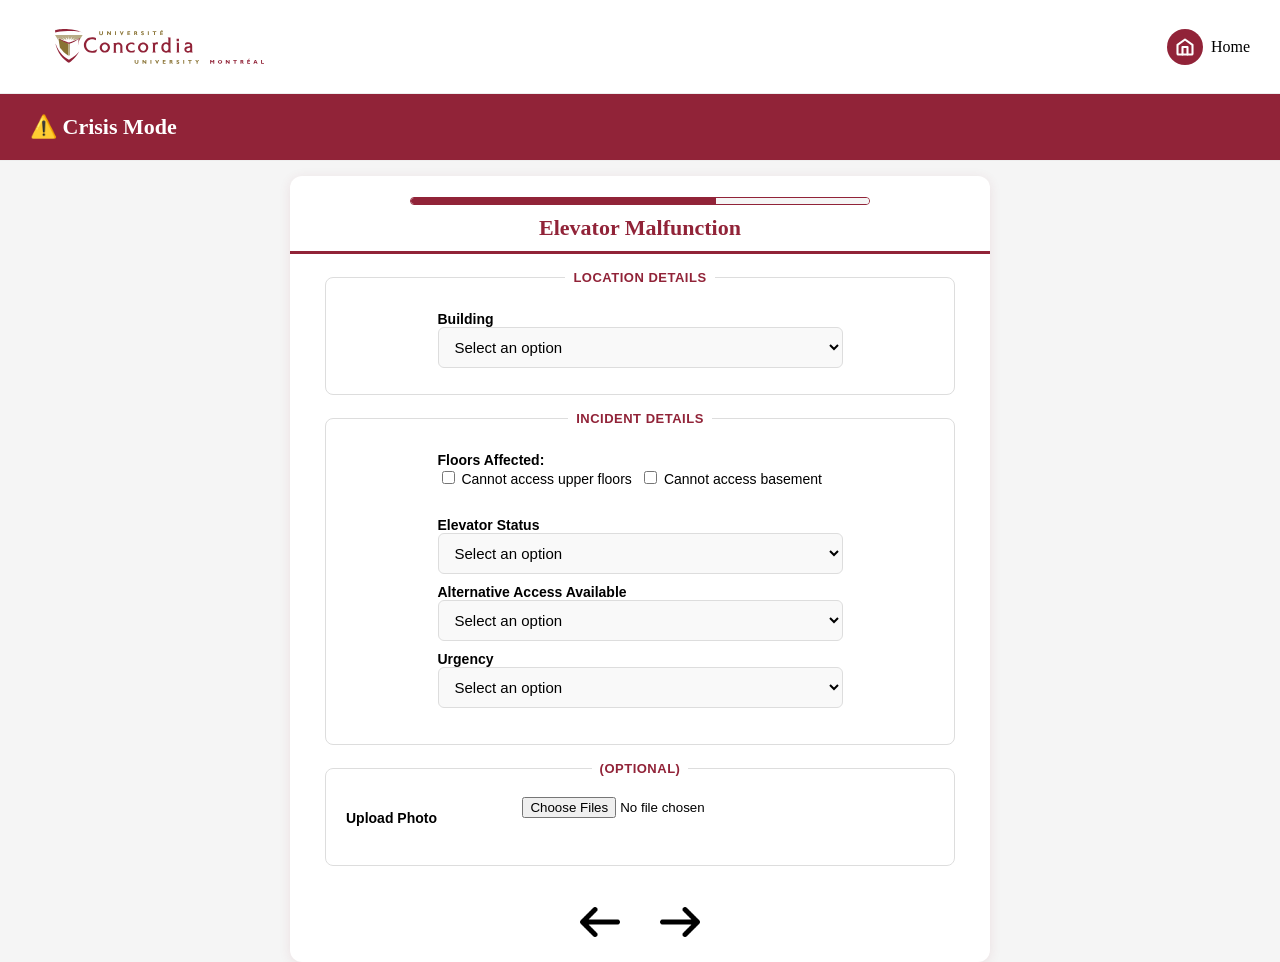
<file: pages/hazardsPages/elevator.html>
<!DOCTYPE html>
<html>
  <head>
    <meta charset="UTF-8">
    <title>Sign Up page</title>
    <link rel="stylesheet" href="../../styles/hazardsPages/elevator.css">
    <meta name="viewport" content="width=device-width, initial-scale=1.0">
      <link rel="icon" href="../../images/concordia-logo.png">
  </head>
  <body>
    <!-- Header -->
    <div class="header">
      <div class="header-top">
        <div class="logo" onclick="window.location.href='../../homepage.html'"><img src="../../images/concordia-full-logo.svg" style="height:35px;"></div>
        <div class="home" onclick="window.location.href='../../homepage.html'" style="display:flex;align-items:center;gap:8px;">
          <div style="width:36px;height:36px;border-radius:50%;background:#912338;display:flex;justify-content:center;align-items:center;">
            <svg xmlns="http://www.w3.org/2000/svg" width="20" height="20" viewBox="0 0 24 24" fill="none" stroke="white" stroke-width="2.5" stroke-linecap="round" stroke-linejoin="round">
              <path d="M3 9.5L12 3l9 6.5V20a1 1 0 0 1-1 1H4a1 1 0 0 1-1-1V9.5z"/>
              <path d="M9 21V12h6v9"/>
            </svg>
          </div>
          Home
        </div>
      </div>
      <div class="header-bottom">
        <div class="crisis">⚠️ Crisis Mode</div>
      </div>
    </div>

    <!-- Main Container -->
    <div class="main-container">
      <div class="inner-container">
        <div class="outer-progress-bar">
          <div class="progress-bar">
            <progress id="formProgress" value="2" max="3"></progress> 
          </div>
        </div>
        

        <div class="title">
          <p>Elevator Malfunction</p>
        </div>

        <div class="input-container">
          <div class="input-outer-container">
            <form>
              <fieldset>
                <legend>Location Details</legend>
                <div class="question-row">
                  
                  <div class="dropdown building-container">
                    <label for="building">Building</label>
                    <select id="building" name="building">
                      <option value="">Select an option</option>
                    </select>
                  </div>
                </div>
              </fieldset>

              <fieldset class="dropdown-fieldset">
                <legend>Incident Details</legend>

                <div class="question-row">
                  <div class="question-row">
                  <p>Floors Affected:</p>
                  <div class="options">
                    <label>
                    <input type="checkbox" name="floors" value="cannot access upper floors">
                      Cannot access upper floors
                    </label>

                    <label>
                      <input type="checkbox" name="floors" value="cannot access basement">
                      Cannot access basement
                    </label>
                  </div>

                  <div class="dropdown building-container">
                    <label for="status">Elevator Status</label>
                    <select id="status" name="status">
                      <option value="">Select an option</option>
                      <option value="not working at all">Not working at all</option>
                      <option value="stuck between floors">Stuck between floors</option>
                      <option value="long wait time">Long wait time</option>
                      <option value="door malfunction">Door malfunction</option>
                    </select>
                  </div>

                  <div class="dropdown building-container">
                    <label for="alternative">Alternative Access Available</label>
                    <select id="alternative" name="alternative">
                      <option value="">Select an option</option>
                      <option value="no alternative">No alternative</option>
                      <option value="ramp available">Ramp available</option>
                      <option value="another elevator working">Another elevator working</option>
                    </select>
                  </div>

                  <div class="dropdown building-container">
                    <label for="urgency">Urgency</label>
                    <select id="urgency" name="urgency">
                      <option value="">Select an option</option>
                      <option value="temporary issue">Temporary issue</option>
                      <option value="emergency">Emergency</option>
                    </select>
                  </div>
                </div>
              </fieldset>

               <fieldset>
                <legend>(optional)</legend>
                <div class="question-row upload-container">
                  <p>Upload Photo</p> 
                  <div class="options">
                    <input type="file" id="photo" name="photo" accept="image/*" multiple>
                  </div>
                </div>
              </fieldset>
            </form>

            <div class="back-forward">
              <img src="../../images/arrow-left-solid.png" alt="profile icon" id="back"
                onclick="window.location.href='../report.html'">
              <img src="../../images/arrow-right-solid.png" alt="profile icon" id="forward">
            </div>
          </div>
          
          
        </div>

        
      </div>
    </div>
    
    <script type="module" src="../../scripts/hazardsPages/elevator.js"></script>
    <script></script>
  </body>
</html>
</file>
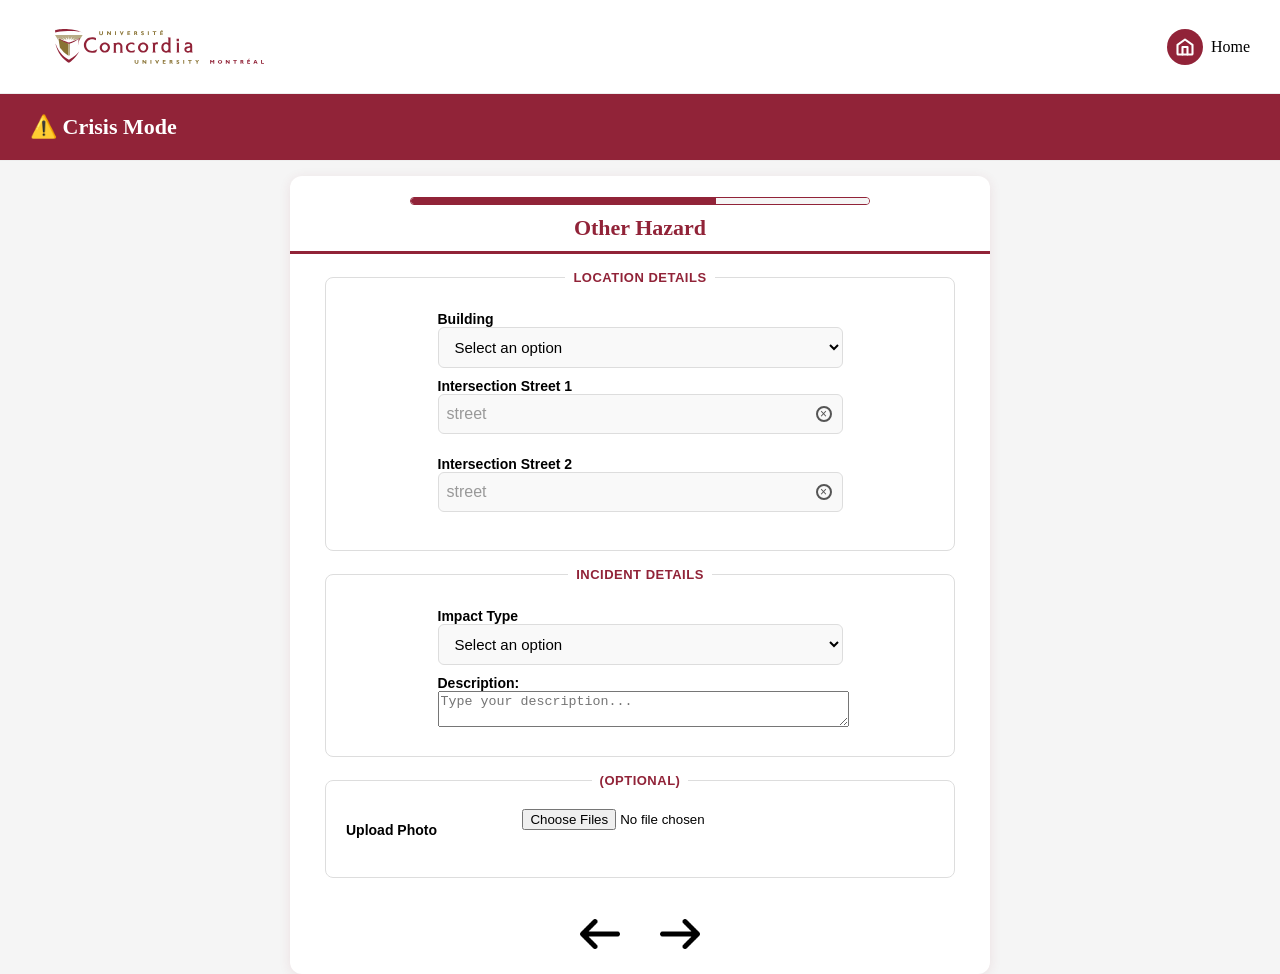
<file: pages/hazardsPages/other.html>
<!DOCTYPE html>
<html>
  <head>
    <meta charset="UTF-8">
    <title>Sign Up page</title>
    <link rel="stylesheet" href="../../styles/hazardsPages/other.css">
    <meta name="viewport" content="width=device-width, initial-scale=1.0">
      <link rel="icon" href="../../images/concordia-logo.png">
  </head>
  <body>
    <!-- Header -->
    <div class="header">
      <div class="header-top">
        <div class="logo" onclick="window.location.href='../../homepage.html'"><img src="../../images/concordia-full-logo.svg" style="height:35px;"></div>
        <div class="home" onclick="window.location.href='../../homepage.html'" style="display:flex;align-items:center;gap:8px;">
          <div style="width:36px;height:36px;border-radius:50%;background:#912338;display:flex;justify-content:center;align-items:center;">
            <svg xmlns="http://www.w3.org/2000/svg" width="20" height="20" viewBox="0 0 24 24" fill="none" stroke="white" stroke-width="2.5" stroke-linecap="round" stroke-linejoin="round">
              <path d="M3 9.5L12 3l9 6.5V20a1 1 0 0 1-1 1H4a1 1 0 0 1-1-1V9.5z"/>
              <path d="M9 21V12h6v9"/>
            </svg>
          </div>
          Home
        </div>
      </div>
      <div class="header-bottom">
        <div class="crisis">⚠️ Crisis Mode</div>
      </div>
    </div>

    <!-- Main Container -->
    <div class="main-container">
      <div class="inner-container">
        <div class="outer-progress-bar">
          <div class="progress-bar">
            <progress id="formProgress" value="2" max="3"></progress> 
          </div>
        </div>
        

        <div class="title">
          <p>Other Hazard</p>
        </div>

        <div class="input-container">
          <div class="input-outer-container">
            <form>
              <fieldset>
                <legend>Location Details</legend>
                <div class="question-row">
                  <div class="dropdown building-container">
                    <label for="building">Building</label>
                    <select id="building" name="building">
                      <option value="">Select an option</option>
                    </select>
                  </div>
                  <p>Intersection Street 1</p> 
                  <div class="input-wrapper ">
                    <input type="text" id="street1" placeholder="street" name="Intersection">
                    <span class="clear-btn" onclick="this.parentElement.querySelector('input').value=''">&times;</span>
                  </div>

                  <p>Intersection Street 2</p> 
                  <div class="input-wrapper">
                    <input type="text" id="street2" placeholder="street" name="Intersection">
                    <span class="clear-btn" onclick="this.parentElement.querySelector('input').value=''">&times;</span>
                  </div>
                </div>
              </fieldset>

              <fieldset class="dropdown-fieldset">
                <legend>Incident Details</legend>

                <div class="question-row">
                  
                  <div class="dropdown building-container">
                    <label for="impact">Impact Type</label>
                    <select id="impact" name="impact">
                      <option value="">Select an option</option>
                      <option value="safety risk">Safety risk</option>
                      <option value="accessibility issue">Accessibility issue</option>
                      <option value="noise disturbance">Noise disturbance</option>
                      <option value="navigation blockage">Navigation blockage</option>
                    </select>
                  </div>

                    
                  <p>Description: </p>
                  <textarea class="description-input" id="description" name="description" placeholder="Type your description..."></textarea>
                                    
                </div>
              </fieldset>

               <fieldset>
                <legend>(optional)</legend>
                <div class="question-row upload-container">
                  <p>Upload Photo</p> 
                  <div class="options">
                    <input type="file" id="photo" name="photo" accept="image/*" multiple>
                  </div>
                </div>
              </fieldset>
            </form>

            <div class="back-forward">
              <img src="../../images/arrow-left-solid.png" alt="profile icon" id="back"
                onclick="window.location.href='../report.html'">
              <img src="../../images/arrow-right-solid.png" alt="profile icon" id="forward">
            </div>
          </div>
          
          
        </div>

        
      </div>
    </div>
    
    <script type="module" src="../../scripts/hazardsPages/other.js"></script>
    <script></script>
  </body>
</html>
</file>
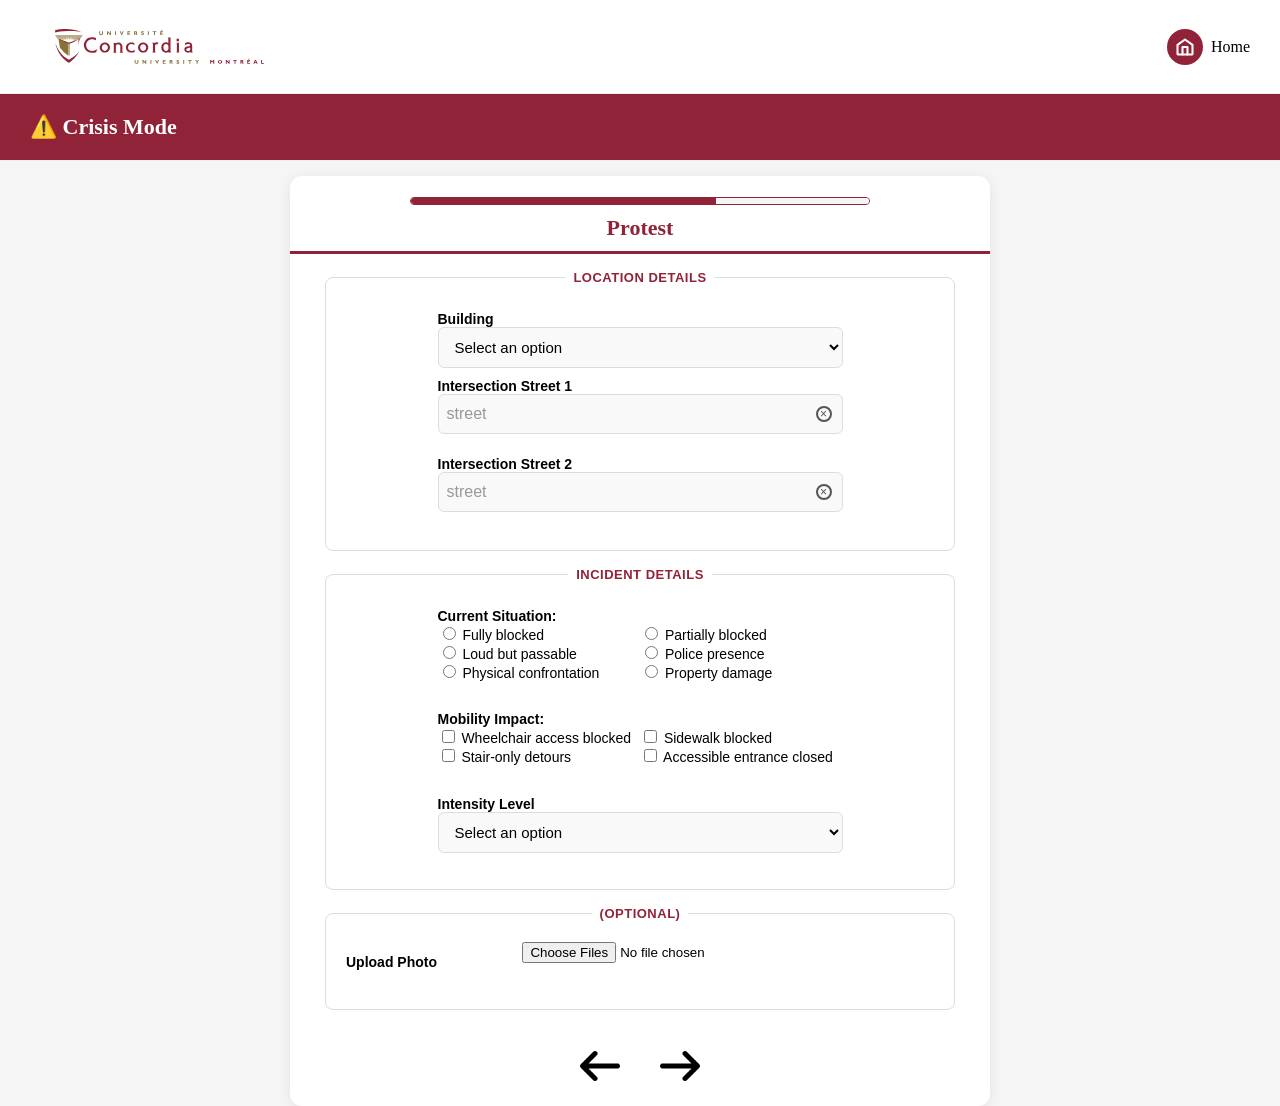
<file: pages/hazardsPages/protest.html>
<!DOCTYPE html>
<html>
  <head>
    <meta charset="UTF-8">
    <title>Sign Up page</title>
    <link rel="stylesheet" href="../../styles/hazardsPages/protest.css">
    <meta name="viewport" content="width=device-width, initial-scale=1.0">
      <link rel="icon" href="../../images/concordia-logo.png">
  </head>
  <body>
    <!-- Header -->
    <div class="header">
      <div class="header-top">
        <div class="logo" onclick="window.location.href='../../homepage.html'"><img src="../../images/concordia-full-logo.svg" style="height:35px;"></div>
        <div class="home" onclick="window.location.href='../../homepage.html'" style="display:flex;align-items:center;gap:8px;">
          <div style="width:36px;height:36px;border-radius:50%;background:#912338;display:flex;justify-content:center;align-items:center;">
            <svg xmlns="http://www.w3.org/2000/svg" width="20" height="20" viewBox="0 0 24 24" fill="none" stroke="white" stroke-width="2.5" stroke-linecap="round" stroke-linejoin="round">
              <path d="M3 9.5L12 3l9 6.5V20a1 1 0 0 1-1 1H4a1 1 0 0 1-1-1V9.5z"/>
              <path d="M9 21V12h6v9"/>
            </svg>
          </div>
          Home
        </div>
      </div>
      <div class="header-bottom">
        <div class="crisis">⚠️ Crisis Mode</div>
      </div>
    </div>

    <!-- Main Container -->
    <div class="main-container">
      <div class="inner-container">
        <div class="outer-progress-bar">
          <div class="progress-bar">
            <progress id="formProgress" value="2" max="3"></progress> 
          </div>
        </div>
        

        <div class="title">
          <p>Protest</p>
        </div>

        <div class="input-container">
          <div class="input-outer-container">
            <form>
              <fieldset>
                <legend>Location Details</legend>
                <div class="question-row">
                  
                  <div class="dropdown building-container">
                    <label for="building">Building</label>
                    <select id="building" name="building">
                      <option value="">Select an option</option>
                    </select>
                  </div>
                  <p>Intersection Street 1</p> 
                  <div class="input-wrapper ">
                    <input type="text" id="street1" placeholder="street" name="Intersection">
                    <span class="clear-btn" onclick="this.parentElement.querySelector('input').value=''">&times;</span>
                  </div>

                  <p>Intersection Street 2</p> 
                  <div class="input-wrapper">
                    <input type="text" id="street2" placeholder="street" name="Intersection">
                    <span class="clear-btn" onclick="this.parentElement.querySelector('input').value=''">&times;</span>
                  </div>
                </div>
              </fieldset>

              <fieldset class="dropdown-fieldset">
                <legend>Incident Details</legend>

                <div class="question-row">
                  <p>Current Situation:</p>
                  <div class="options">
                    <label>
                    <input type="radio" name="situation" value="fully blocked">
                      Fully blocked
                    </label>

                    <label>
                      <input type="radio" name="situation" value="partially blocked">
                      Partially blocked
                    </label>

                    <label>
                      <input type="radio" name="situation" value="loud passable">
                      Loud but passable
                    </label>

                    <label>
                      <input type="radio" name="situation" value="police presence">
                      Police presence
                    </label>

                    <label>
                      <input type="radio" name="situation" value="physical confrontation">
                      Physical confrontation
                    </label>

                    <label>
                      <input type="radio" name="situation" value="property damage">
                      Property damage
                    </label>
                  </div>
                  
                  <div class="question-row">
                  <p>Mobility Impact:</p>
                  <div class="options">
                    <label>
                    <input type="checkbox" name="mobility" value="wheelchair access blocked">
                      Wheelchair access blocked
                    </label>

                    <label>
                      <input type="checkbox" name="mobility" value="sidewalk blocked">
                      Sidewalk blocked
                    </label>

                    <label>
                      <input type="checkbox" name="mobility" value="stair-only detours">
                      Stair-only detours
                    </label>

                    <label>
                      <input type="checkbox" name="mobility" value="accessible entrance closed">
                      Accessible entrance closed
                    </label>
                  </div>

                  <div class="dropdown building-container">
                    <label for="intensity">Intensity Level</label>
                    <select id="intensity" name="intensity">
                      <option value="">Select an option</option>
                      <option value="calm gathering">Calm gathering</option>
                      <option value="loud / high noise">Loud / High noise</option>
                      <option value="aggressive / unsafe feeling">Aggressive / Unsafe feeling</option>
                    </select>
                  </div>
                </div>
              </fieldset>

               <fieldset>
                <legend>(optional)</legend>
                <div class="question-row upload-container">
                  <p>Upload Photo</p> 
                  <div class="options">
                    <input type="file" id="photo" name="photo" accept="image/*" multiple>
                  </div>
                </div>
              </fieldset>
            </form>

            <div class="back-forward">
              <img src="../../images/arrow-left-solid.png" alt="profile icon" id="back"
                onclick="window.location.href='../report.html'">
              <img src="../../images/arrow-right-solid.png" alt="profile icon" id="forward">
            </div>
          </div>
          
          
        </div>

        
      </div>
    </div>
    
    <script type="module" src="../../scripts/hazardsPages/protest.js"></script>
    <script></script>
  </body>
</html>
</file>
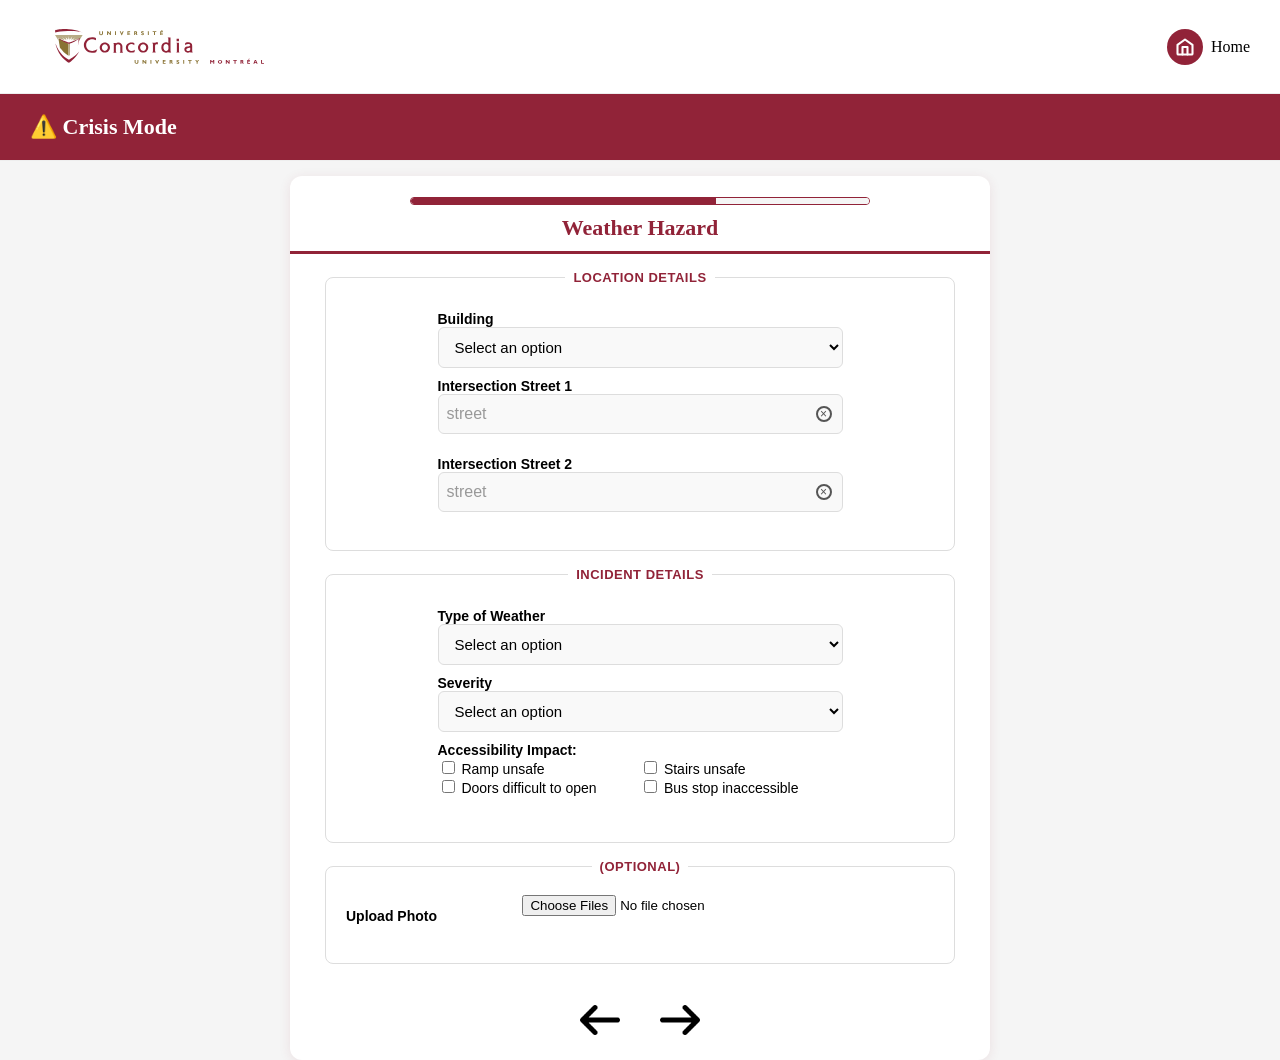
<file: pages/hazardsPages/weather.html>
<!DOCTYPE html>
<html>
  <head>
    <meta charset="UTF-8">
    <title>Sign Up page</title>
    <link rel="stylesheet" href="../../styles/hazardsPages/weather.css">
    <meta name="viewport" content="width=device-width, initial-scale=1.0">
      <link rel="icon" href="../../images/concordia-logo.png">
  </head>
  <body>
    <!-- Header -->
    <div class="header">
      <div class="header-top">
        <div class="logo" onclick="window.location.href='../../homepage.html'"><img src="../../images/concordia-full-logo.svg" style="height:35px;"></div>
        <div class="home" onclick="window.location.href='../../homepage.html'" style="display:flex;align-items:center;gap:8px;">
          <div style="width:36px;height:36px;border-radius:50%;background:#912338;display:flex;justify-content:center;align-items:center;">
            <svg xmlns="http://www.w3.org/2000/svg" width="20" height="20" viewBox="0 0 24 24" fill="none" stroke="white" stroke-width="2.5" stroke-linecap="round" stroke-linejoin="round">
              <path d="M3 9.5L12 3l9 6.5V20a1 1 0 0 1-1 1H4a1 1 0 0 1-1-1V9.5z"/>
              <path d="M9 21V12h6v9"/>
            </svg>
          </div>
          Home
        </div>
      </div>
      <div class="header-bottom">
        <div class="crisis">⚠️ Crisis Mode</div>
      </div>
    </div>

    <!-- Main Container -->
    <div class="main-container">
      <div class="inner-container">
        <div class="outer-progress-bar">
          <div class="progress-bar">
            <progress id="formProgress" value="2" max="3"></progress> 
          </div>
        </div>
        

        <div class="title">
          <p>Weather Hazard</p>
        </div>

        <div class="input-container">
          <div class="input-outer-container">
            <form>
              <fieldset>
                <legend>Location Details</legend>
                <div class="question-row">
                  
                  <div class="dropdown building-container">
                    <label for="building">Building</label>
                    <select id="building" name="building">
                      <option value="">Select an option</option>
                    </select>
                  </div>
                  <p>Intersection Street 1</p> 
                  <div class="input-wrapper ">
                    <input type="text" id="street1" placeholder="street" name="Intersection">
                    <span class="clear-btn" onclick="this.parentElement.querySelector('input').value=''">&times;</span>
                  </div>

                  <p>Intersection Street 2</p> 
                  <div class="input-wrapper">
                    <input type="text" id="street2" placeholder="street" name="Intersection">
                    <span class="clear-btn" onclick="this.parentElement.querySelector('input').value=''">&times;</span>
                  </div>
                </div>
              </fieldset>

              <fieldset class="dropdown-fieldset">
                <legend>Incident Details</legend>

                <div class="question-row">
                  <div class="dropdown building-container">
                    <label for="type-weather">Type of Weather</label>
                    <select id="type-weather" name="type-weather">
                      <option value="">Select an option</option>
                      <option value="ice on sidewalk">Ice on sidewalk</option>
                      <option value="heavy snow">Heavy snow</option>
                      <option value="flooding">Flooding</option>
                      <option value="strong winds">Strong winds</option>
                      <option value="extreme heat">Extreme heat</option>
                      <option value="poor visibility">Poor visibility</option>
                    </select>
                  </div>

                  <div class="dropdown building-container">
                    <label for="severity">Severity</label>
                    <select id="severity" name="severity">
                      <option value="">Select an option</option>
                      <option value="slippery but walkable">Slippery but walkable</option>
                      <option value="dangerous for walking">Dangerous for walking</option>
                      <option value="dangerous for wheelchair users">Dangerous for wheelchair users</option>
                      <option value="impassable">Impassable</option>
                    </select>
                  </div>
                  
                  <div class="question-row">
                  <p>Accessibility Impact:</p>
                  <div class="options">
                    <label>
                    <input type="checkbox" name="accessibility" value="ramp unsafe">
                      Ramp unsafe
                    </label>

                    <label>
                      <input type="checkbox" name="accessibility" value="stairs unsafe">
                      Stairs unsafe
                    </label>

                    <label>
                      <input type="checkbox" name="accessibility" value="doors difficult to open">
                      Doors difficult to open
                    </label>

                    <label>
                      <input type="checkbox" name="accessibility" value="bus stop inaccessible">
                      Bus stop inaccessible
                    </label>
                  </div>

                </div>
              </fieldset>

               <fieldset>
                <legend>(optional)</legend>
                <div class="question-row upload-container">
                  <p>Upload Photo</p> 
                  <div class="options">
                    <input type="file" id="photo" name="photo" accept="image/*" multiple>
                  </div>
                </div>
              </fieldset>
            </form>

            <div class="back-forward">
              <img src="../../images/arrow-left-solid.png" alt="profile icon" id="back"
                onclick="window.location.href='../report.html'">
              <img src="../../images/arrow-right-solid.png" alt="profile icon" id="forward">
            </div>
          </div>
          
          
        </div>

        
      </div>
    </div>
    
    <script type="module" src="../../scripts/hazardsPages/weather.js"></script>
    <script></script>
  </body>
</html>
</file>
<file: styles/alertDetail.css>
@import url("https://fonts.googleapis.com/css2?family=Montserrat:wght@700;900&display=swap");

:root{
  --container-color: #ffffff;
  --box-color:#f5f5f5;
  --button-color:#912338;
  --header-color:#912338;
  --text-light:#ffffff;
  --background-color:#f5f5f5;
  --active-color: #c0392b;
  --review-color: #e67e22;
  --resolved-color: #27ae60;
}

body{
  margin: 0px;
  height: 100%;
  font-family: -apple-system, BlinkMacSystemFont, 'Segoe UI', sans-serif;
  background: #f9f9f9;
}

/* Header */
.header{ display:flex; flex-direction:column; background:white; border-bottom: 1px solid #eee; }
.header-top{ display:flex; justify-content:space-between; align-items:center; padding: 4px 30px; background:white; border-bottom: 1px solid #eee; }
.header-bottom{ background:var(--header-color); padding: 28px 30px; display:flex; align-items:center; }
.crisis{ color:var(--text-light); font-weight:700; font-size:24px; font-family:"Montserrat", sans-serif; cursor:pointer; display:inline-flex; align-items:center; gap:8px; border-bottom: 2px solid transparent; transition: border-bottom 0.2s; }
.crisis:hover{ border-bottom: 2px solid white; }
.logo{ font-weight:bold; padding:4px 0; cursor:pointer; }
.logo img{ width:auto !important; min-width:0 !important; max-width:none !important; height:35px !important; margin-left:0; padding-top:0; }
.home{ color:var(--header-color); background:white; cursor:pointer; display:flex; align-items:center; font-weight:bold; padding: 8px 20px; border:none; transition: all 0.2s; }
.home:hover{ background:#f5f5f5; }

/* Main */
.main-container{ min-height: 90vh; display: flex; flex-direction: column; padding: 24px 30px; }

.inner-container{
  flex: 1;
  background-color: white;
  padding: 30px;
  border-radius: 16px;
  box-shadow: 0 2px 16px rgba(0,0,0,0.08);
}

/* Title */
.title-container{
  position: relative;
  display: flex;
  align-items: center;
  justify-content: center;
  width: 100%;
  margin-bottom: 28px;
}

.arrow{
  position: absolute;
  left: 0;
  cursor: pointer;
  width: auto !important;
  min-width: 0 !important;
  height: 24px !important;
  padding-top: 0 !important;
  opacity: 0.5;
  transition: opacity 0.2s;
}
.arrow:hover{ opacity: 1; }

.title{ width: 500px; display: flex; justify-content: center; }
.title p{
  width: 100%;
  background: var(--header-color);
  color: white;
  padding: 14px 40px;
  font-size: 18px;
  font-weight: bold;
  margin: 0;
  text-align: center;
  border-radius: 10px;
  letter-spacing: 0.3px;
}

/* Status strip */
.status-inner-card{
  margin: 0 0 20px 0;
  display: grid;
  grid-template-columns: repeat(4, 1fr);
  gap: 12px;
}

.detail-card{
  padding: 16px;
  background-color: white;
  border-radius: 12px;
  border: 1.5px solid #eee;
  box-shadow: 0 2px 8px rgba(0,0,0,0.05);
  transition: box-shadow 0.2s;
}
.detail-card:hover{ box-shadow: 0 4px 12px rgba(0,0,0,0.10); }
.detail-card p{ margin-top: 0px; }

.card-title{
  font-weight: 700;
  color: var(--header-color);
  font-size: 11px;
  text-transform: uppercase;
  letter-spacing: 1px;
  margin-bottom: 10px !important;
  border-bottom: 2px solid #f0f0f0;
  padding-bottom: 8px;
}

.verification-details p,
.update-details p,
.impact-details p,
.status-details p{
  display: flex;
  justify-content: center;
  margin-bottom: 4px;
  font-size: 15px;
  font-weight: 600;
  color: #333;
}

/* Detail cards */
.details-inner-card{
  margin: 0 0 16px 0;
  display: grid;
  grid-template-columns: 50% 50%;
  gap: 12px;
}

.location-card{ border-left: 4px solid #3498db !important; }
.situations{ border-left: 4px solid var(--active-color) !important; }
.accessibility{ border-left: 4px solid var(--review-color) !important; }
.community{ border-left: 4px solid var(--resolved-color) !important; }

.location-detail p{ margin-bottom: 0px; font-size: 15px; }
.location-detail,
.situations-detail,
.accessibility-detail{ display: flex; justify-content: center; }

ul{ margin-top: 8px; margin-bottom: 0px; padding-left: 18px; }
ul li{ margin-bottom: 6px; font-size: 14px; color: #444; }

.map-link{ display: flex; justify-content: flex-end; margin-top: 12px; }
.map-link a{
  color: #3498db;
  font-weight: bold;
  font-size: 13px;
  padding: 4px 12px;
  border: 1.5px solid #3498db;
  border-radius: 4px;
  text-decoration: none;
  transition: all 0.2s;
}
.map-link a:hover{ background: #3498db; color: white; }

/* Action & Review */
.action-inner-card{
  margin: 0 0 12px 0;
  padding: 20px 24px;
  background: linear-gradient(135deg, #fff5f5, #fff);
  border-radius: 12px;
  border: 1.5px solid #f5c6cb;
}

.review-inner-card{
  margin: 0 0 12px 0;
  padding: 20px 24px;
  background-color: white;
  border-radius: 12px;
  border: 1.5px solid #eee;
}

.review-button{
  height: 44px;
  padding: 0 36px;
  border: 2px solid var(--header-color);
  border-radius: 6px;
  background-color: white;
  color: var(--header-color);
  font-size: 15px;
  font-weight: bold;
  cursor: pointer;
  transition: all 0.2s;
  letter-spacing: 0.5px;
}
.review-button:hover{ background-color: var(--header-color); color: white; }

.centered{ width: 100%; display: flex; justify-content: center; }

img{ width: 2.5%; min-width: 20px; height: auto; padding-top: 0; }

/* ---------- MOBILE ---------- */
@media (max-width: 600px){
  .main-container{ padding: 0px; }
  .inner-container{ padding: 15px; border-radius: 0px; box-shadow: none; }
  .title p{ width: 100%; padding: 10px 20px; font-size: 16px; }
  .arrow{ display: none; }
  .status-inner-card,
  .details-inner-card{ display: block; }
  .detail-card{ margin-bottom: 10px; }
  .card-title{ display: block; }
}
</file>
<file: styles/alertHistory.css>
@import url("https://fonts.googleapis.com/css2?family=Montserrat:wght@700;900&display=swap");

:root{
  --container-color: #ffffff;
  --box-color:#f0f0f0;
  --button-color:#912338;
  --header-color:#912338;
  --text-light:#ffffff;
  --background-color:#f5f5f5;
}

body{
  margin: 0px;
  height: 100%;
  font-family: -apple-system, BlinkMacSystemFont, 'Segoe UI', sans-serif;
}

/* Header */
.header{
  display:flex;
  flex-direction:column;
  background:white;
  border-bottom: 1px solid #eee;
}
.header-top{
  display:flex;
  justify-content:space-between;
  align-items:center;
  padding: 4px 30px;
  background:white;
  border-bottom: 1px solid #eee;
}
.header-bottom{
  background:var(--header-color);
  padding: 28px 30px;
  display:flex;
  align-items:center;
}
.crisis{
  color:var(--text-light);
  font-weight:700;
  font-size:24px;
  font-family:"Montserrat", sans-serif;
  cursor:pointer;
  display:inline-flex;
  align-items:center;
  gap:8px;
  border-bottom: 2px solid transparent;
  transition: border-bottom 0.2s;
}
.crisis:hover{ border-bottom: 2px solid white; }
.logo{ font-weight:bold; padding:4px 0; cursor:pointer; }
.logo img{ width:auto !important; min-width:0 !important; max-width:none !important; height:35px !important; margin-left:0; padding-top:0; }
.home{
  color:var(--header-color);
  background:white;
  cursor:pointer;
  display:flex;
  align-items:center;
  font-weight:bold;
  padding: 8px 20px;
  border:none;
  transition: all 0.2s;
}
.home:hover{ background:#f5f5f5; }

/* Main Section */
.main-container{ 
  min-height: 90vh;
  display: flex;
  flex-direction: column;
  padding: 20px 30px;
  background: #f9f9f9;
}

.inner-container{
  flex: 1; 
  background-color: white;
  padding: 30px;
  border-radius: 16px;
  box-shadow: 0 2px 12px rgba(0,0,0,0.08);
}

.title{
  display:flex;
  justify-content:center;
  margin-bottom:30px;
  margin-top: 10px;
}

.title p{
  background:var(--background-color);
  padding:12px 50px;
  font-size:22px;
  font-weight:bold;
  border-radius: 8px;
  margin:0 auto;
  text-align: center;
  color: #333;
}

/* Alert table headers */
.alert-titles{
  margin: 0 0 8px 0;
  display: grid;
  grid-template-columns: 20% 25% 15% 25% 15%;
  background: var(--header-color);
  border-radius: 8px;
  overflow: hidden;
}

.titles{
  padding: 10px 5px;
  display: flex;
  justify-content: center;
}

.titles p{
  margin: 0;
  color: white;
  font-weight: bold;
  font-size: 14px;
}

/* Section titles */
.section-title{
  display: flex;
  align-items: center;
  gap: 8px;
  padding: 10px 12px;
  background: #f5f5f5;
  border-radius: 8px 8px 0 0;
  border-left: 4px solid var(--header-color);
}

.section-title p{
  margin: 0;
  font-weight: bold;
  font-size: 15px;
  color: #333;
}

.active-section{
  margin-bottom: 20px;
  background-color: white;
  box-shadow: 0 2px 8px rgba(0,0,0,0.08);
  border-radius: 8px;
  overflow: hidden;
}

img {
  width: 2.5%;
  min-width: 20px;
  max-width: 20px;
  padding-top: 0;
  height: auto;
}

table {
  width: 100%;
  border-spacing: 0;
  table-layout: fixed;
}

td{
  text-align: center;
  padding: 12px 8px;
  font-size: 14px;
  border-bottom: 1px solid #f0f0f0;
  color: #444;
}

tr:last-child td{
  border-bottom: none;
}

tr:hover{
  background-color: #fdf5f6;
}

tr{
  background-color: white;
  transition: background 0.15s;
}

td a{
  color: var(--header-color);
  text-decoration: none;
  font-weight: bold;
  border: 1.5px solid var(--header-color);
  padding: 4px 10px;
  border-radius: 4px;
  transition: all 0.2s;
}

td a:hover{
  background: var(--header-color);
  color: white;
}

/* ---------- MOBILE ---------- */
@media (max-width: 600px){
  .main-container{ padding: 0px; }
  .inner-container{
    padding: 15px;
    border-radius: 0px;
    box-shadow: none;
  }
  .active-section{ margin-left: 0; margin-right: 0; }
  td{
    display: block;
    text-align: start;
    padding-bottom: 15px;
  }
  td:before{
    content: attr(data-title);
    font-weight: bold;
    display: block;
    color: var(--header-color);
  }
  .alert-titles{ display: none; }
}
</file>
<file: styles/alertReview.css>
@import url("https://fonts.googleapis.com/css2?family=Montserrat:wght@700;900&display=swap");

:root{
  --container-color: #ffffff;
  --box-color:#f5f5f5;
  --button-color:#912338;
  --header-color:#912338;
  --text-light:#ffffff;
  --background-color:#f5f5f5;
}

body{
  margin: 0px;
  height: 100%;
  font-family: -apple-system, BlinkMacSystemFont, 'Segoe UI', sans-serif;
  background: #f9f9f9;
}

/* Header */
.header{ display:flex; flex-direction:column; background:white; border-bottom: 1px solid #eee; }
.header-top{ display:flex; justify-content:space-between; align-items:center; padding: 4px 30px; background:white; border-bottom: 1px solid #eee; }
.header-bottom{ background:var(--header-color); padding: 28px 30px; display:flex; align-items:center; }
.crisis{ color:var(--text-light); font-weight:700; font-size:24px; font-family:"Montserrat", sans-serif; cursor:pointer; display:inline-flex; align-items:center; gap:8px; border-bottom: 2px solid transparent; transition: border-bottom 0.2s; }
.crisis:hover{ border-bottom: 2px solid white; }
.logo{ font-weight:bold; padding:4px 0; cursor:pointer; }
.logo img{ width:auto !important; min-width:0 !important; max-width:none !important; height:35px !important; margin-left:0; padding-top:0; }
.home{ color:var(--header-color); background:white; cursor:pointer; display:flex; align-items:center; font-weight:bold; padding: 8px 20px; border:none; transition: all 0.2s; }
.home:hover{ background:#f5f5f5; }

/* Main */
.main-container{
  min-height: 90vh;
  display: flex;
  flex-direction: column;
  padding: 24px 80px;
}

.inner-container{
  flex: 1;
  background-color: white;
  padding: 30px 40px;
  border-radius: 16px;
  box-shadow: 0 2px 16px rgba(0,0,0,0.08);
}

/* Title */
.title-container{
  position: relative;
  display: flex;
  align-items: center;
  justify-content: center;
  width: 100%;
  margin-bottom: 28px;
}

.arrow{
  position: absolute;
  left: 0;
  cursor: pointer;
  width: auto !important;
  min-width: 0 !important;
  height: 24px !important;
  padding-top: 0 !important;
  opacity: 0.5;
  transition: opacity 0.2s;
}
.arrow:hover{ opacity: 1; }

.title{ width: 300px; display: flex; justify-content: center; }
.title p{
  width: 100%;
  background: var(--header-color);
  color: white;
  padding: 12px 40px;
  font-size: 18px;
  font-weight: bold;
  margin: 0;
  text-align: center;
  border-radius: 10px;
}

/* Fieldsets */
fieldset{
  margin-bottom: 20px;
  border: 1.5px solid #eee;
  border-radius: 12px;
  padding: 16px 24px;
  background: white;
  box-shadow: 0 2px 8px rgba(0,0,0,0.04);
}

legend{
  text-align: center;
  font-weight: 700;
  color: var(--header-color);
  font-size: 13px;
  text-transform: uppercase;
  letter-spacing: 1px;
  padding: 0 12px;
}

.question-row{
  display: grid;
  grid-template-columns: 45% 55%;
  align-items: center;
  margin-bottom: 14px;
  padding-bottom: 14px;
  border-bottom: 1px solid #f5f5f5;
}

.question-row:last-child{
  border-bottom: none;
  margin-bottom: 0;
  padding-bottom: 0;
}

.question-row p{
  margin: 0;
  font-size: 14px;
  color: #444;
  font-weight: 500;
}

.options{
  display: flex;
  gap: 10px;
  align-items: center;
  flex-wrap: wrap;
}

.options label{
  display: flex;
  align-items: center;
  gap: 6px;
  font-size: 13px;
  color: #912338;
  cursor: pointer;
  padding: 6px 14px;
  border: 1.5px solid #912338;
  border-radius: 20px;
  transition: all 0.2s;
  font-weight: 500;
}

.options label:hover{
  background: #912338;
  color: white;
}

.options input[type="radio"]{
  display: none;
}

.options input[type="radio"]:checked + span,
.options label:has(input:checked){
  background: #912338;
  color: white;
}

.options-comment{
  width: 100%;
}

.comment-input{
  width: 100%;
  height: 80px;
  resize: none;
  font-size: 14px;
  border: 1.5px solid #eee;
  border-radius: 8px;
  padding: 10px;
  box-sizing: border-box;
  font-family: inherit;
  transition: border 0.2s;
}
.comment-input:focus{
  outline: none;
  border-color: var(--header-color);
}

input[type="file"]{
  font-size: 13px;
  color: #666;
}

/* Submit */
.submit-button{
  display: flex;
  justify-content: center;
  align-items: center;
  margin-top: 30px;
}

.submit-button button{
  height: 50px;
  width: 320px;
  border: none;
  border-radius: 10px;
  background: linear-gradient(135deg, #912338, #b52a44);
  color: white;
  font-size: 16px;
  font-weight: bold;
  cursor: pointer;
  transition: all 0.2s;
  letter-spacing: 1px;
  box-shadow: 0 4px 12px rgba(145,35,56,0.3);
}
.submit-button button:hover{
  transform: translateY(-2px);
  box-shadow: 0 6px 16px rgba(145,35,56,0.4);
}
.submit-button button:active{
  transform: translateY(0);
}

/* Mobile */
@media (max-width: 600px){
  .main-container{ padding: 0px; }
  .inner-container{ padding: 15px; border-radius: 0px; box-shadow: none; }
  .title p{ padding: 10px 20px; font-size: 16px; }
  .arrow{ display: none; }
  .question-row{ display: block; }
  .question-row p{ margin-bottom: 8px; }
  .options{ display: block; }
  .options label{ display: block; margin-top: 6px; }
}
</file>
<file: styles/logIn.css>
@import url("https://fonts.googleapis.com/css2?family=Montserrat:wght@700;900&display=swap");

:root{
  --button-color:#912338;
  --header-color:#912338;
  --text-light:#ffffff;
}
body{ margin:0; height:100%; }

/* Header */
.header{ display:flex; flex-direction:column; background:white; border-bottom:1px solid #eee; }
.header-top{ display:flex; justify-content:space-between; align-items:center; padding:4px 30px; background:white; border-bottom:1px solid #eee; }
.header-bottom{ background:var(--header-color); padding:20px 30px; display:flex; align-items:center; justify-content:center; }
.crisis{ color:var(--text-light); font-weight:700; font-size:22px; font-family:"Montserrat",sans-serif; cursor:pointer; display:inline-flex; align-items:center; justify-content:center; gap:8px; }
.logo{ padding:10px; background:white; display:flex; align-items:center; justify-content:flex-start; }
.logo img{ height:35px; object-fit:contain; }
.auth-buttons{ display:flex; background:white; margin-left:auto; align-items:center; }
.signup{ background:var(--header-color); color:var(--text-light); cursor:pointer; padding:8px 20px; font-weight:bold; transition:all 0.2s; }
.signup:hover{ background:white; color:var(--header-color); }
.mobile-menu{ display:none; }
.dropdown-menu{ display:none; }

/* Main */
.main-container{ min-height:90vh; display:flex; flex-direction:column; align-items:center; justify-content:center; padding:30px 10px; background:#f5f5f5; }
.inner-container{ background:white; width:500px; border-radius:12px; box-shadow:0 2px 12px rgba(145,35,56,0.10); overflow:hidden; padding-bottom:40px; }
.top-bar{ height:6px; background:var(--header-color); }

/* Title */
.title{ display:flex; justify-content:center; margin:28px 0 8px; }
.title p{ font-family:"Montserrat",sans-serif; font-size:22px; font-weight:700; color:var(--header-color); margin:0; text-align:center; }

/* Inputs */
.input-container{ display:flex; flex-direction:column; align-items:center; padding:0 50px; font-size:14px; }
.outer-username-container{ margin-top:24px; width:100%; }
.outer-password-container{ margin-top:16px; width:100%; }
.username-container, .password-container{ width:100%; }
.input-container label{ display:block; margin-bottom:6px; font-weight:600; font-size:13px; color:#555; text-transform:uppercase; letter-spacing:0.3px; }
.input-wrapper-username, .input-wrapper-password{ background:#f5f5f5; display:flex; align-items:center; padding:10px 12px; border:1.5px solid #ddd; border-radius:6px; transition:border-color 0.2s; }
.input-wrapper-username:focus-within, .input-wrapper-password:focus-within{ border-color:var(--header-color); }
.input-wrapper-username input, .input-wrapper-password input{ border:none; outline:none; background:transparent; flex:1; font-size:15px; color:#333; }
.input-wrapper input::placeholder{ color:#aaa; }
.input-wrapper{ cursor:pointer; user-select:none; }
.clear-btn{ cursor:pointer; font-size:11px; color:#999; user-select:none; display:flex; justify-content:center; align-items:center; width:14px; height:14px; border:1.5px solid #ccc; border-radius:50%; flex-shrink:0; }
.clear-btn:hover{ border-color:var(--header-color); color:var(--header-color); }
.show-password{ cursor:pointer; margin-left:8px; font-size:15px; user-select:none; opacity:0.5; }
.show-password:hover{ opacity:1; }

/* Button */
.logIn-container{ margin-top:32px; text-align:center; padding:0 50px; }
.logIn{ height:44px; width:100%; border-radius:4px; border:2px solid var(--header-color); background:white; color:var(--header-color); font-size:15px; font-weight:700; cursor:pointer; transition:all 0.2s; }
.logIn:hover{ background:var(--header-color); color:white; }

/* Mobile */
@media (max-width:600px){
  .main-container{ padding:0; justify-content:flex-start; }
  .inner-container{ width:100%; border-radius:0; box-shadow:none; min-height:90vh; }
  .input-container, .logIn-container{ padding:0 24px; }
  .header-top{ padding:4px 15px; }
}
.auth-buttons{ display:flex; background:white; margin-left:auto; align-items:center; }
.auth-buttons .login{ padding:8px 16px; font-weight:600; font-size:14px; color:#912338; background:white; cursor:pointer; display:flex; align-items:center; }
.auth-buttons .login:hover{ color:#6b1a28; }
.auth-buttons .signup{ padding:8px 16px; font-weight:600; font-size:14px; color:#912338; background:white; border:2px solid #912338; border-radius:6px; margin-left:8px; cursor:pointer; }
.auth-buttons .signup:hover{ background:#912338; color:white; }
.divider{ color:#ccc; display:flex; align-items:center; padding:0 4px; }
</file>
<file: styles/profile.css>
@import url("https://fonts.googleapis.com/css2?family=Montserrat:wght@700;900&display=swap");

:root{
  --container-color: #ffffff;
  --box-color:#e8e8e8;
  --button-color:#912338;
  --inner-button-color: #912338;
  --background-color:#f5f5f5;
  --header-color:#912338;
  --text-light:#ffffff;
}
body{
  margin: 0px;
  height: 100%;
}

/* Header */
.header{
  display:flex;
  flex-direction:column;
  background:white;
  border-bottom: 1px solid #eee;
}
.header-top{
  display:flex;
  justify-content:space-between;
  align-items:center;
  padding: 4px 30px;
  background:white;
  border-bottom: 1px solid #eee;
}
.header-bottom{
  background:var(--header-color);
  padding: 28px 30px;
  display:flex;
  align-items:center;
}
.crisis{
  color:var(--text-light);
  font-weight:700;
  font-size:24px;
  font-family:"Montserrat", sans-serif;
  cursor:pointer;
  display:inline-flex;
  align-items:center;
  gap:8px;
  letter-spacing:0.5px;
  border-bottom: 2px solid transparent;
  transition: border-bottom 0.2s;
}
.crisis:hover{
  border-bottom: 2px solid white;
}
.logo{
  font-weight:bold;
  padding:4px 0;
  cursor:pointer;
}
.home{
  color:var(--header-color);
  background:white;
  cursor:pointer;
  display:flex;
  align-items:center;
  font-weight:bold;
  padding: 8px 20px;
  border-radius:4px;
  border: none;
  transition: all 0.2s;
}
.home:hover{
  background:#f5f5f5;
  color:var(--header-color);
}
/* Main Section */

.main-container{ 
  min-height: 90vh;
  display: flex;
  flex-direction: column;
  padding: 10px;

}

.inner-container{
  flex: 1; 
  background-color: white;
  padding: 15px;
  grid-template-columns: 70% 30% ;
  border-radius: 25px;
  box-shadow: 0 2px 12px rgba(0,0,0,0.08);
}

.title{
  display:flex;
  justify-content:center;
  margin-bottom:20px;
  margin-top: 15px;
}

.title p{
  background:#f5f5f5;
  padding:10px 40px;
  font-size:20px;
  font-weight:bold;
  width:380px;
  margin:0 auto;
  text-align: center;
  border-radius: 4px;
}

.profile-container{
  display: grid;
  grid-template-columns: 10% 20% 68%;
}

img {
  margin-left: 10px;
  width: 8%;
  min-width: 80px;
  height: auto;
}

.logo img {
  width: auto;
  min-width: 0;
  height: 35px;
  margin-left: 0;
}

.profile-container p{
  padding-left: 15px;
}

.logOut-container{
  text-align: end;
}
.logOut{
  height: 40px;
  padding: 0 20px;
  border: 2px solid var(--button-color);
  border-radius: 4px;
  background-color: white;
  color: var(--button-color);
  font-size: 15px;
  font-weight: bold;
  cursor: pointer;
  transition: all 0.2s;
}
.logOut:hover{
  background-color: var(--button-color);
  color: white;
}

.setting-card{
  display: grid;
  grid-template-columns: 50% 50%;
}

.setting-card p{
  margin-left: 18px;
  margin-bottom: 0px;
  margin-right: 0px;
  margin-top: 0px;
  padding-top: 20px;
}

.setting-card img{
  margin-left: 10px;
  padding-right: 5px;
  width: 5%;
  min-width: 25px;
  height: auto;
}

.edit-card{
  text-align: end;
  position: absolute;
  bottom: 0;
  right: 0;  
  padding-right: 5px;
  padding-bottom: 5px;
}

.inner-card{
  margin-left: 18px;
  margin-right: 18px;
  padding: 10px;
  background-color: white;
  display: grid;
  grid-template-columns: 80% 20%;
  position: relative;
  padding-bottom: 44px;
  box-shadow: 0 2px 8px rgba(0,0,0,0.10);
  border-radius: 8px;
}

.inner-card p{
  padding-top: 5px;
}
.save-button{
  display: flex;
  height: 32px;
  width: 10dvh;
  border: none;
  border-radius: 10px;
  background-color: var(--inner-button-color);
  color: white;
  font-size: 15px;
}

.save-button p{
  margin: 0px;
  width: 100%;
  align-items: center;
}

.save-button img{
  padding-bottom: 4px;
  margin: 0px;
  padding-top: 3px;
}

.navigation-display-card,
.notification-display-card,
.quiet-hours-display-card{
  display: grid;
  grid-template-columns: 50% 50%;
}

select, input{
  padding: 5px;
  margin: 5px;
  border-radius: 10px;
  border: none;
  font-size: 16px;
  background-color: var(--container-color);
}


.switch {
  position: relative;
  display: inline-block;
  width: 50px;   /* width of slider */
  height: 28px;  /* height of slider */
}

/* Hide default checkbox */
.switch input {
  opacity: 0;
  width: 0;
  height: 0;
}

.slider {
  position: absolute;
  cursor: pointer;
  top: 0;
  left: 0;
  right: 0;
  bottom: 0;
  background-color: white;
  transition: 0.4s;
  border-radius: 34px; 
}

.slider:before {
  position: absolute;
  content: "";
  height: 20px;
  width: 20px;
  left: 4px;
  bottom: 4px;
  background-color: var(--container-color);
  transition: 0.4s;
  border-radius: 50%;
}

.switch input:checked + .slider {
  background-color: var(--inner-button-color); 
}

.switch input:checked + .slider:before {
  transform: translateX(22px);
}

.slider.round {
  border-radius: 34px;
}

.slider.round:before {
  border-radius: 50%;
}

.notification-display-card label{
  margin-top: 10px;
  margin-left: 30px;
}

.notification-display-card p{
  margin-top: 10px;
}

.account-p{
  margin-left: 18px;
  margin-right: 18px;
  margin-top: 25px;
  margin-bottom: 0px;
  display: flex;
  justify-content: center;
}

.delete-card{
  background-color: white;
  padding-bottom: 25px;
  padding-top: 25px;
  margin-left: 18px;
  margin-right: 18px;
  display: flex;
  justify-content: center;
  align-items: center;
  box-shadow: 0 2px 8px rgba(0,0,0,0.10);
  border-radius: 8px;
}

.delete-button{
  display: flex;
  flex-direction: row;       
  justify-content: center;   
  align-items: center;     
  width: 18dvh;
  border: none;
  border-radius: 10px;
  background-color: #c30000;
  color: white;
  font-size: 15px;
  padding-top: 5px;
  padding-bottom: 5px;
  gap: 5px;  
}

.delete-button p{
  margin: 0px;
  width: 100%;
  align-items: center;
  font-weight: bold;
}

.delete-button img{
  margin: 0px;
  min-width: 0px;
  height: auto;
  width: 30px;
}
/* ---------- MOBILE ---------- */

@media (max-width: 600px){
  .main-container{
    padding: 0px;
  }
  .inner-container{
    flex: 1; 
    background-color: var(--container-color);
    padding: 15px;
    display: block;
    border-radius: 0px;
  }
  .profile-container{
    display: grid;
    grid-template-columns: 25% 53% 20%;
  }
  img {
    margin-left: 0px;
    width: 30%;
    max-width: 50px;
  }

  .setting-card{
    display: block;
  }

  .setting-card img{
    width: 15%;
    max-width: 15px;
    min-width: none;
  }

  .save-button{
    width: 11dvh;
  }
   
  input{
    max-width: 120px;
  }

  .account-p{
    margin-left: 18px;
    margin-right: 18px;
    margin-top: 25px;
    margin-bottom: 0px;
    display: block;
  }
}
</file>
<file: styles/signUp.css>
@import url("https://fonts.googleapis.com/css2?family=Montserrat:wght@700;900&display=swap");

:root{
  --button-color:#912338;
  --header-color:#912338;
  --text-light:#ffffff;
}
body{ margin:0; height:100%; }

/* Header */
.header{ display:flex; flex-direction:column; background:white; border-bottom:1px solid #eee; }
.header-top{ display:flex; justify-content:space-between; align-items:center; padding:4px 30px; background:white; border-bottom:1px solid #eee; }
.header-bottom{ background:var(--header-color); padding:20px 30px; display:flex; align-items:center; justify-content:center; }
.crisis{ color:var(--text-light); font-weight:700; font-size:22px; font-family:"Montserrat",sans-serif; cursor:pointer; display:inline-flex; align-items:center; justify-content:center; gap:8px; }
.logo{ font-weight:bold; padding:10px; background:white; display:flex; justify-content:center; align-items:center; }
.logo img{ height:35px; object-fit:contain; }
.auth-buttons{ display:flex; background:white; margin-left:auto; align-items:center; }
.logIn{ background:var(--header-color); color:var(--text-light); cursor:pointer; padding:8px 20px; font-weight:bold; transition:all 0.2s; }
.logIn:hover{ background:white; color:var(--header-color); }
.mobile-menu{ display:none; }
.dropdown-menu{ display:none; }

/* Main */
.main-container{ min-height:90vh; display:flex; flex-direction:column; align-items:center; justify-content:center; padding:30px 10px; background:#f5f5f5; }
.inner-container{ background:white; width:500px; border-radius:12px; box-shadow:0 2px 12px rgba(145,35,56,0.10); overflow:hidden; padding-bottom:40px; }
.top-bar{ height:6px; background:var(--header-color); }

/* Title */
.title{ display:flex; justify-content:center; margin:28px 0 8px; }
.title p{ font-family:"Montserrat",sans-serif; font-size:22px; font-weight:700; color:var(--header-color); margin:0; text-align:center; }

/* Inputs */
.input-container{ display:flex; flex-direction:column; align-items:center; padding:0 50px; font-size:14px; }
.outer-username-container{ margin-top:24px; width:100%; }
.outer-email-container{ margin-top:16px; width:100%; }
.outer-password-container{ margin-top:16px; width:100%; }
.outer-re-enter-password-container{ margin-top:16px; width:100%; }
.username-container, .email-container, .password-container, .re-enter-password-container{ width:100%; }

.input-container label{ display:block; margin-bottom:6px; font-weight:600; font-size:13px; color:#555; text-transform:uppercase; letter-spacing:0.3px; }

.input-wrapper-username,
.input-wrapper-email,
.input-wrapper-password,
.input-wrapper-re-enter-password{ background:#f5f5f5; display:flex; align-items:center; padding:10px 12px; border:1.5px solid #ddd; border-radius:6px; transition:border-color 0.2s; }

.input-wrapper-username:focus-within,
.input-wrapper-password:focus-within,
.input-wrapper-re-enter-password:focus-within{ border-color:var(--header-color); }

.input-wrapper-username input,
.input-wrapper-email input,
.input-wrapper-password input,
.input-wrapper-re-enter-password input{ border:none; outline:none; background:transparent; flex:1; font-size:15px; color:#333; }

.input-wrapper input::placeholder{ color:#aaa; }
.clear-btn{ cursor:pointer; font-size:11px; color:#999; user-select:none; display:flex; justify-content:center; align-items:center; width:14px; height:14px; border:1.5px solid #ccc; border-radius:50%; flex-shrink:0; }
.clear-btn:hover{ border-color:var(--header-color); color:var(--header-color); }
.show-password, .show-re-enter-password{ cursor:pointer; margin-left:8px; font-size:15px; user-select:none; opacity:0.5; }
.show-password:hover, .show-re-enter-password:hover{ opacity:1; }

/* Accessibility */
.accessibility-container{ margin-top:16px; width:100%; }
.accessibility-container select{ width:100%; padding:10px 12px; border:1.5px solid #ddd; border-radius:6px; font-size:15px; color:#333; background:#f5f5f5; outline:none; }
.accessibility-container select:focus{ border-color:var(--header-color); }

.signUp-error{
  width: 100%;
  margin: 14px 0 0;
  color: #b42318;
  font-size: 13px;
  font-weight: 600;
  display: none;
}

/* Button */
.signUp-container{ margin-top:32px; text-align:center; padding:0 50px; }
.signUp{ height:44px; width:100%; border-radius:4px; border:2px solid var(--header-color); background:white; color:var(--header-color); font-size:15px; font-weight:700; cursor:pointer; transition:all 0.2s; }
.signUp:hover{ background:var(--header-color); color:white; }

/* Mobile */
@media (max-width:600px){
  .main-container{ padding:0; justify-content:flex-start; }
  .inner-container{ width:100%; border-radius:0; box-shadow:none; min-height:90vh; }
  .input-container, .signUp-container{ padding:0 24px; }
  .header-top{ padding:4px 15px; }
}
.auth-buttons{ display:flex; background:white; margin-left:auto; align-items:center; }
.auth-buttons .login{ padding:8px 16px; font-weight:600; font-size:14px; color:#912338; background:white; cursor:pointer; display:flex; align-items:center; }
.auth-buttons .login:hover{ color:#6b1a28; }
.auth-buttons .signup{ padding:8px 16px; font-weight:600; font-size:14px; color:#912338; background:white; border:2px solid #912338; border-radius:6px; margin-left:8px; cursor:pointer; }
.auth-buttons .signup:hover{ background:#912338; color:white; }
.divider{ color:#ccc; display:flex; align-items:center; padding:0 4px; }
.outer-email-container{ margin-top:16px; width:100%; }
.email-container{ width:100%; }
.input-wrapper-email{ background:#f5f5f5; display:flex; align-items:center; padding:10px 12px; border:1.5px solid #ddd; border-radius:6px; transition:border-color 0.2s; }
.input-wrapper-email:focus-within{ border-color:#912338; }
.input-wrapper-email input{ border:none; outline:none; background:transparent; flex:1; font-size:15px; color:#333; }
</file>
<file: styles/hazardsPages/confirmation.css>
:root{
  --container-color: #ffffff;
  --box-color:#f5f5f5;
  --button-color:#912338;
  --inner-button-color: #912338;
  --background-color:#f5f5f5;
}
body{
  margin: 0px;
  height: 100%;
  background-color: var(--background-color);
}

/* Header */

.header{
  display:grid;
  grid-template-columns: 25% 50% 25%;
}

.header div{
  text-align:center;
}

.crisis{
  background:var(--button-color);
  font-weight:bold;
  font-size:large;
  cursor:pointer;
  display:flex;
  justify-content:center;
  align-items:center;
}

.logo{
  font-weight:bold;
  padding:25px;
}

.logIn{
  background:var(--button-color);
  cursor:pointer;
  display:flex;
  justify-content:center;
  align-items:center;
  font-weight: bold;
}


/* Main Section */

.main-container{ 
  min-height: 85vh;
  display: flex;
  flex-direction: column;
  align-items: center;

}

.inner-container{
  flex: 1; 
  background-color: var(--container-color);
  width: 700px;
  margin-top: 15px;
  display: block;
  border-radius: 20px;
}
.input-container {
  display: flex;
  flex-direction: column;
  align-items: center;
  font-family: Arial, sans-serif;
  font-size: 14px;
}

.title{
  display:flex;
  justify-content:center;
  margin-bottom:20px;
}

.title p{
  background:var(--background-color);
  padding:10px 40px;
  font-size:20px;
  font-weight:bold;
  width:380px;
  margin:0 auto;
  text-align: center;
}


.progress-bar{
  display: flex;
  justify-content: center;
  margin-top: 3%;
}

progress{
  width:460px;
  border-radius: 0px;
  border: 1px solid var(--button-color);
}

progress::-webkit-progress-bar {
  background-color:var(--background-color);
}

progress::-webkit-progress-value {
  background-color: var(--button-color); /* your color */
}

progress::-moz-progress-bar {
  background-color: var(--button-color);
}

.input-inner-container{
  width: 400px;
  background-color: #e6e0ee;
}

.input-outer-container{
  width: 100%;
}

.form-details-js {
  width: 100%;
  padding: 20px;
  box-sizing: border-box;
}

.confirm-row {
  display: flex;
  justify-content: space-between;
  padding: 10px 12px;
  border-bottom: 1px solid #ddd;
  gap: 12px;
}

.confirm-key {
  font-weight: 700;
  color: #333;
}

.confirm-value {
  color: #555;
  text-align: left;
  min-width: 12px;
}

fieldset{
  display: flex;
  justify-content: center;
  margin-left: 17%;
  margin-right: 17%;
}

.dropdown-fieldset{
  display: flex;
  justify-content: center;
}

legend{
  text-align: center;
  font-weight: bold;

}

.question-row{
  align-items: center;
  margin-bottom: 10px;
}

.question-row p{
  margin: 0;
  padding-top: 10px;
  font-weight: bold;
}
.question-row label{
  margin: 0;
  padding-top: 10px;
  font-weight: bold;
}
form{
  display: contents;
}

.input-wrapper{
  position: relative;
  background-color: white;
  display: flex;
  align-items: center;
  padding: 5px 10px;
  border-bottom:2px solid black ;
  cursor: pointer;
  font-size: 16px;
  color: #555;
  padding-left: 8px;
  user-select: none;
}

.input-wrapper input{
  border: none;
  outline: none;
  background: transparent;
  flex: 1;
  font-size: 16px;
  padding: 5px 0;
}

.input-wrapper input::placeholder {
  color: #999;
}


.clear-btn {
  cursor: pointer;
  font-size: 12px;
  color: #555;
  user-select: none;

  display: flex;
  justify-content: center;
  align-items: center;

  width: 12px;
  height: 12px;

  border: 2px solid #555;
  border-radius: 50%;
   flex-shrink: 0;
}

.dropdown{
  display: flex;
  flex-direction: column;
}

.dropdown select {
  width: 405px;
  padding: 12px;
  border: 1px solid #ccc;
  font-size: 16px;
}

.upload-container{
  width: 100%;
  display: grid;
  grid-template-columns: 30% 70%;
  margin-top: 5px;
}
.upload-container p{
  padding-top: 0;
}


.upload-container input{
  background-color: white;
}

.back-forward{
  display: flex;
  justify-content: center;
}

img{
  height: 50px;
  padding: 15px;
}

.options{
  display: grid;
  grid-template-columns: repeat(2, 1fr); 
  margin-bottom: 5%;
}

.options label{
  padding-top: 0;
  font-weight: normal;
}

.submit-button{
  display: flex;
  justify-content: center;
  align-items: center;
  margin-top: 8%;
}

.submit-button button{
  height: 32px;
  width: 40dvh;
  border: none;
  border-radius: 10px;
  background-color: var(--button-color);
  color: white;
  font-size: 15px;
  cursor: pointer;
}
/* ---------- MOBILE ---------- */

@media (max-width: 600px){
  .main-container{ 
    min-height: 80vh;
    padding: 0px;
  }

  .inner-container{
    width: 100%;
    margin-top: 0px;
    border-radius: 0px;
    height: 100%;
  }
  .input-container {
    display: flex;
    flex-direction: column;   
    align-items: center;   
    width: 100%; 
  }
  .progress-bar{
    
    width: 330px;
  }

  .outer-progress-bar{
    display: flex;
    justify-content: center;
  }

  .title p{
    width:250px;
  }
  
  .input-outer-container{
    width: 100%;   
    justify-content: center;  
  }


  .input-inner-container{
    width: 300px; 
  }  

  .question-row{
    display: block;
    padding-left: 0;
    padding-right: 0;
    width: 300px;
  }

  .question-row p{
    margin: 0;
  }

  fieldset{
    display: flex;
    justify-content: center;
    margin-left: 0;
    margin-right:0;   
  }
  .dropdown {
    display: flex;
    flex-direction: column;
    margin-top: 8%;
  }

  .dropdown select {
    width: 300px;
    padding: 12px;
    border: 1px solid #ccc;
    font-size: 16px;
  }

  
}

/* Detail list */
.form-details-js {
  margin: 20px 30px;        /* margin on both sides */
  padding: 10px 0;
}

.confirm-row {
  display: flex;
  flex-direction: row;
  gap: 8px;
  margin-bottom: 12px;
  font-size: 1.1rem;
}

.confirm-key {
  font-weight: bold;
  color: #333;
  min-width: 200px;         /* keeps labels aligned */
}

.confirm-value {
  color: #555;
  flex: 1;
}

/* Confirmation Popup */
.popup-overlay {
  position: fixed;
  top: 0;
  left: 0;
  width: 100%;
  height: 100%;
  background: rgba(0,0,0,0.5);
  display: none; /* hidden by default */
  justify-content: center;
  align-items: center;
  z-index: 999;
}

.popup-box {
  background: white;
  padding: 20px 30px;
  border-radius: 10px;
  text-align: center;
  font-size: 1.2rem;
  box-shadow: 0 4px 12px rgba(0,0,0,0.2);
}

#popupOkBtn {
  margin-top: 15px;
  padding: 8px 20px;
  border: none;
  background: #0072ce;
  color: white;
  border-radius: 6px;
  cursor: pointer;
  font-size: 1rem;
}


/* New Header */
.header{ display:flex; flex-direction:column; background:white; border-bottom:1px solid #eee; }
.header-top{ display:flex; justify-content:space-between; align-items:center; padding:4px 30px; background:white; border-bottom:1px solid #eee; }
.header-bottom{ background:#912338; padding:20px 30px; display:flex; align-items:center; }
.crisis{ color:white; font-weight:700; font-size:22px; cursor:pointer; display:inline-flex; align-items:center; gap:8px; }
.logo{ padding:10px; background:white; display:flex; align-items:center; cursor:pointer; }
.logo img{ height:35px; object-fit:contain; }
.auth-buttons{ display:flex; background:white; margin-left:auto; align-items:center; }
.auth-buttons .login{ padding:8px 16px; font-weight:600; font-size:14px; color:#912338; background:white; cursor:pointer; display:flex; align-items:center; }
.auth-buttons .login:hover{ color:#6b1a28; }
.auth-buttons .signup{ padding:8px 16px; font-weight:600; font-size:14px; color:#912338; background:white; border:2px solid #912338; border-radius:6px; margin-left:8px; cursor:pointer; }
.auth-buttons .signup:hover{ background:#912338; color:white; }
.divider{ color:#ccc; display:flex; align-items:center; padding:0 4px; }

.mobile-menu{ display:none; }

/* UI Improvements */
.inner-container{
  box-shadow: 0 2px 12px rgba(145,35,56,0.10);
  border-radius: 12px;
  overflow: hidden;
}

.title{
  background: white;
  border-bottom: 3px solid #912338;
  margin-bottom: 0;
}

.title p{
  background: white;
  color: #912338;
  font-size: 22px;
  font-weight: 700;
}

fieldset{
  border: 1.5px solid #ddd;
  border-radius: 8px;
  background: white;
  margin: 16px 5%;
  padding: 16px 20px;
}

legend{
  color: #912338;
  font-weight: 700;
  font-size: 13px;
  letter-spacing: 0.5px;
  text-transform: uppercase;
  padding: 0 8px;
}

.input-wrapper{
  border: 1.5px solid #ddd;
  border-bottom: 1.5px solid #ddd;
  border-radius: 6px;
  background: #f9f9f9;
  margin-bottom: 12px;
  transition: border-color 0.2s;
}

.input-wrapper:focus-within{
  border-color: #912338;
  background: white;
}

.dropdown select{
  border: 1.5px solid #ddd;
  border-radius: 6px;
  background: #f9f9f9;
  padding: 10px 12px;
  font-size: 15px;
}

.dropdown select:focus{
  border-color: #912338;
  outline: none;
}

progress{
  height: 8px;
  border-radius: 4px;
  overflow: hidden;
}
</file>
<file: styles/hazardsPages/construction.css>
:root{
  --container-color: #ffffff;
  --box-color:#f5f5f5;
  --button-color:#912338;
  --background-color:#f5f5f5;
}
body{
  margin: 0px;
  height: 100%;
  background-color: var(--background-color);
}

/* Header */

.header{
  display:grid;
  grid-template-columns: 25% 50% 25%;
}

.header div{
  text-align:center;
}

.crisis{
  background:var(--button-color);
  font-weight:bold;
  font-size:large;
  cursor:pointer;
  display:flex;
  justify-content:center;
  align-items:center;
}

.logo{
  font-weight:bold;
  padding:25px;
}

.logIn{
  background:var(--button-color);
  cursor:pointer;
  display:flex;
  justify-content:center;
  align-items:center;
  font-weight: bold;
}


/* Main Section */

.main-container{ 
  min-height: 85vh;
  display: flex;
  flex-direction: column;
  align-items: center;

}

.inner-container{
  flex: 1; 
  background-color: var(--container-color);
  width: 700px;
  margin-top: 15px;
  display: block;
  border-radius: 20px;
}
.input-container {
  display: flex;
  flex-direction: column;
  align-items: center;
  font-family: Arial, sans-serif;
  font-size: 14px;
}

.title{
  display:flex;
  justify-content:center;
  margin-bottom:20px;
}

.title p{
  background:var(--background-color);
  padding:10px 40px;
  font-size:20px;
  font-weight:bold;
  width:380px;
  margin:0 auto;
  text-align: center;
}


.progress-bar{
  display: flex;
  justify-content: center;
  margin-top: 3%;
}

progress{
  width:460px;
  border-radius: 0px;
  border: 1px solid var(--button-color);
}

progress::-webkit-progress-bar {
  background-color:var(--background-color);
}

progress::-webkit-progress-value {
  background-color: var(--button-color); /* your color */
}

progress::-moz-progress-bar {
  background-color: var(--button-color);
}

.input-inner-container{
  width: 400px;
  background-color: #e6e0ee;
}

.input-outer-container{
  width: 100%;
}


fieldset{
  display: flex;
  justify-content: center;
  margin-left: 17%;
  margin-right: 17%;
}

.dropdown-fieldset{
  display: flex;
  justify-content: center;
}

legend{
  text-align: center;
  font-weight: bold;

}

.question-row{
  align-items: center;
  margin-bottom: 10px;
}

.question-row p{
  margin: 0;
  padding-top: 10px;
  font-weight: bold;
}
.question-row label{
  margin: 0;
  padding-top: 10px;
  font-weight: bold;
}
form{
  display: contents;
}

.input-wrapper{
  position: relative;
  background-color: white;
  display: flex;
  align-items: center;
  padding: 5px 10px;
  border-bottom:2px solid black ;
  cursor: pointer;
  font-size: 16px;
  color: #555;
  padding-left: 8px;
  user-select: none;
}

.input-wrapper input{
  border: none;
  outline: none;
  background: transparent;
  flex: 1;
  font-size: 16px;
  padding: 5px 0;
}

.input-wrapper input::placeholder {
  color: #999;
}


.clear-btn {
  cursor: pointer;
  font-size: 12px;
  color: #555;
  user-select: none;

  display: flex;
  justify-content: center;
  align-items: center;

  width: 12px;
  height: 12px;

  border: 2px solid #555;
  border-radius: 50%;
   flex-shrink: 0;
}

.dropdown{
  display: flex;
  flex-direction: column;
}

.dropdown select {
  width: 405px;
  padding: 12px;
  border: 1px solid #ccc;
  font-size: 16px;
}

.upload-container{
  width: 100%;
  display: grid;
  grid-template-columns: 30% 70%;
  margin-top: 5px;
}
.upload-container p{
  padding-top: 0;
}


.upload-container input{
  background-color: white;
}

.back-forward{
  display: flex;
  justify-content: center;
}

img{
  height: 50px;
  padding: 15px;
}

.options{
  display: grid;
  grid-template-columns: repeat(2, 1fr); 
  margin-bottom: 5%;
}

.options label{
  padding-top: 0;
  font-weight: normal;
}
/* ---------- MOBILE ---------- */

@media (max-width: 600px){
  .main-container{ 
    min-height: 80vh;
    padding: 0px;
  }

  .inner-container{
    width: 100%;
    margin-top: 0px;
    border-radius: 0px;
    height: 100%;
  }
  .input-container {
    display: flex;
    flex-direction: column;   
    align-items: center;   
    width: 100%; 
  }
  .progress-bar{
    
    width: 330px;
  }

  .outer-progress-bar{
    display: flex;
    justify-content: center;
  }

  .title p{
    width:250px;
  }
  
  .input-outer-container{
    width: 100%;   
    justify-content: center;  
  }


  .input-inner-container{
    width: 300px; 
  }  

  .question-row{
    display: block;
    padding-left: 0;
    padding-right: 0;
    width: 300px;
  }

  .question-row p{
    margin: 0;
  }

  fieldset{
    display: flex;
    justify-content: center;
    margin-left: 0;
    margin-right:0;   
  }
  .dropdown {
    display: flex;
    flex-direction: column;
    margin-top: 8%;
  }

  .dropdown select {
    width: 300px;
    padding: 12px;
    border: 1px solid #ccc;
    font-size: 16px;
  }

  
}


/* New Header */
.header{ display:flex; flex-direction:column; background:white; border-bottom:1px solid #eee; }
.header-top{ display:flex; justify-content:space-between; align-items:center; padding:4px 30px; background:white; border-bottom:1px solid #eee; }
.header-bottom{ background:#912338; padding:20px 30px; display:flex; align-items:center; }
.crisis{ color:white; font-weight:700; font-size:22px; cursor:pointer; display:inline-flex; align-items:center; gap:8px; }
.logo{ padding:10px; background:white; display:flex; align-items:center; cursor:pointer; }
.logo img{ height:35px; object-fit:contain; }
.auth-buttons{ display:flex; background:white; margin-left:auto; align-items:center; }
.auth-buttons .login{ padding:8px 16px; font-weight:600; font-size:14px; color:#912338; background:white; cursor:pointer; display:flex; align-items:center; }
.auth-buttons .login:hover{ color:#6b1a28; }
.auth-buttons .signup{ padding:8px 16px; font-weight:600; font-size:14px; color:#912338; background:white; border:2px solid #912338; border-radius:6px; margin-left:8px; cursor:pointer; }
.auth-buttons .signup:hover{ background:#912338; color:white; }
.divider{ color:#ccc; display:flex; align-items:center; padding:0 4px; }

.mobile-menu{ display:none; }

/* UI Improvements */
.inner-container{
  box-shadow: 0 2px 12px rgba(145,35,56,0.10);
  border-radius: 12px;
  overflow: hidden;
}

.title{
  background: white;
  border-bottom: 3px solid #912338;
  margin-bottom: 0;
}

.title p{
  background: white;
  color: #912338;
  font-size: 22px;
  font-weight: 700;
}

fieldset{
  border: 1.5px solid #ddd;
  border-radius: 8px;
  background: white;
  margin: 16px 5%;
  padding: 16px 20px;
}

legend{
  color: #912338;
  font-weight: 700;
  font-size: 13px;
  letter-spacing: 0.5px;
  text-transform: uppercase;
  padding: 0 8px;
}

.input-wrapper{
  border: 1.5px solid #ddd;
  border-bottom: 1.5px solid #ddd;
  border-radius: 6px;
  background: #f9f9f9;
  margin-bottom: 12px;
  transition: border-color 0.2s;
}

.input-wrapper:focus-within{
  border-color: #912338;
  background: white;
}

.dropdown select{
  border: 1.5px solid #ddd;
  border-radius: 6px;
  background: #f9f9f9;
  padding: 10px 12px;
  font-size: 15px;
}

.dropdown select:focus{
  border-color: #912338;
  outline: none;
}

progress{
  height: 8px;
  border-radius: 4px;
  overflow: hidden;
}
</file>
<file: styles/hazardsPages/elevator.css>
:root{
  --container-color: #ffffff;
  --box-color:#f5f5f5;
  --button-color:#912338;
  --button-color: #912338;
  --background-color:#f5f5f5;
}
body{
  margin: 0px;
  height: 100%;
  background-color: var(--background-color);
}

/* Header */

.header{
  display:grid;
  grid-template-columns: 25% 50% 25%;
}

.header div{
  text-align:center;
}

.crisis{
  background:var(--button-color);
  font-weight:bold;
  font-size:large;
  cursor:pointer;
  display:flex;
  justify-content:center;
  align-items:center;
}

.logo{
  font-weight:bold;
  padding:25px;
}

.logIn{
  background:var(--button-color);
  cursor:pointer;
  display:flex;
  justify-content:center;
  align-items:center;
  font-weight: bold;
}


/* Main Section */

.main-container{ 
  min-height: 85vh;
  display: flex;
  flex-direction: column;
  align-items: center;

}

.inner-container{
  flex: 1; 
  background-color: var(--container-color);
  width: 700px;
  margin-top: 15px;
  display: block;
  border-radius: 20px;
}
.input-container {
  display: flex;
  flex-direction: column;
  align-items: center;
  font-family: Arial, sans-serif;
  font-size: 14px;
}

.title{
  display:flex;
  justify-content:center;
  margin-bottom:20px;
}

.title p{
  background:var(--background-color);
  padding:10px 40px;
  font-size:20px;
  font-weight:bold;
  width:380px;
  margin:0 auto;
  text-align: center;
}


.progress-bar{
  display: flex;
  justify-content: center;
  margin-top: 3%;
}

progress{
  width:460px;
  border-radius: 0px;
  border: 1px solid var(--button-color);
}

progress::-webkit-progress-bar {
  background-color:var(--background-color);
}

progress::-webkit-progress-value {
  background-color: var(--button-color); /* your color */
}

progress::-moz-progress-bar {
  background-color: var(--button-color);
}

.input-inner-container{
  width: 400px;
  background-color: #e6e0ee;
}

.input-outer-container{
  width: 100%;
}


fieldset{
  display: flex;
  justify-content: center;
  margin-left: 17%;
  margin-right: 17%;
}

.dropdown-fieldset{
  display: flex;
  justify-content: center;
}

legend{
  text-align: center;
  font-weight: bold;

}

.question-row{
  align-items: center;
  margin-bottom: 10px;
}

.question-row p{
  margin: 0;
  padding-top: 10px;
  font-weight: bold;
}
.question-row label{
  margin: 0;
  padding-top: 10px;
  font-weight: bold;
}
form{
  display: contents;
}

.input-wrapper{
  position: relative;
  background-color: white;
  display: flex;
  align-items: center;
  padding: 5px 10px;
  border-bottom:2px solid black ;
  cursor: pointer;
  font-size: 16px;
  color: #555;
  padding-left: 8px;
  user-select: none;
}

.input-wrapper input{
  border: none;
  outline: none;
  background: transparent;
  flex: 1;
  font-size: 16px;
  padding: 5px 0;
}

.input-wrapper input::placeholder {
  color: #999;
}


.clear-btn {
  cursor: pointer;
  font-size: 12px;
  color: #555;
  user-select: none;

  display: flex;
  justify-content: center;
  align-items: center;

  width: 12px;
  height: 12px;

  border: 2px solid #555;
  border-radius: 50%;
   flex-shrink: 0;
}

.dropdown{
  display: flex;
  flex-direction: column;
}

.dropdown select {
  width: 405px;
  padding: 12px;
  border: 1px solid #ccc;
  font-size: 16px;
}

.upload-container{
  width: 100%;
  display: grid;
  grid-template-columns: 30% 70%;
  margin-top: 5px;
}
.upload-container p{
  padding-top: 0;
}


.upload-container input{
  background-color: white;
}

.back-forward{
  display: flex;
  justify-content: center;
}

img{
  height: 50px;
  padding: 15px;
}

.options{
  display: grid;
  grid-template-columns: repeat(2, 1fr); 
  margin-bottom: 5%;
}

.options label{
  padding-top: 0;
  font-weight: normal;
}
/* ---------- MOBILE ---------- */

@media (max-width: 600px){
  .main-container{ 
    min-height: 80vh;
    padding: 0px;
  }

  .inner-container{
    width: 100%;
    margin-top: 0px;
    border-radius: 0px;
    height: 100%;
  }
  .input-container {
    display: flex;
    flex-direction: column;   
    align-items: center;   
    width: 100%; 
  }
  .progress-bar{
    
    width: 330px;
  }

  .outer-progress-bar{
    display: flex;
    justify-content: center;
  }

  .title p{
    width:250px;
  }
  
  .input-outer-container{
    width: 100%;   
    justify-content: center;  
  }


  .input-inner-container{
    width: 300px; 
  }  

  .question-row{
    display: block;
    padding-left: 0;
    padding-right: 0;
    width: 300px;
  }

  .question-row p{
    margin: 0;
  }

  fieldset{
    display: flex;
    justify-content: center;
    margin-left: 0;
    margin-right:0;   
  }
  .dropdown {
    display: flex;
    flex-direction: column;
    margin-top: 8%;
  }

  .dropdown select {
    width: 300px;
    padding: 12px;
    border: 1px solid #ccc;
    font-size: 16px;
  }

  
}


/* New Header */
.header{ display:flex; flex-direction:column; background:white; border-bottom:1px solid #eee; }
.header-top{ display:flex; justify-content:space-between; align-items:center; padding:4px 30px; background:white; border-bottom:1px solid #eee; }
.header-bottom{ background:#912338; padding:20px 30px; display:flex; align-items:center; }
.crisis{ color:white; font-weight:700; font-size:22px; cursor:pointer; display:inline-flex; align-items:center; gap:8px; }
.logo{ padding:10px; background:white; display:flex; align-items:center; cursor:pointer; }
.logo img{ height:35px; object-fit:contain; }
.auth-buttons{ display:flex; background:white; margin-left:auto; align-items:center; }
.auth-buttons .login{ padding:8px 16px; font-weight:600; font-size:14px; color:#912338; background:white; cursor:pointer; display:flex; align-items:center; }
.auth-buttons .login:hover{ color:#6b1a28; }
.auth-buttons .signup{ padding:8px 16px; font-weight:600; font-size:14px; color:#912338; background:white; border:2px solid #912338; border-radius:6px; margin-left:8px; cursor:pointer; }
.auth-buttons .signup:hover{ background:#912338; color:white; }
.divider{ color:#ccc; display:flex; align-items:center; padding:0 4px; }

.mobile-menu{ display:none; }

/* UI Improvements */
.inner-container{
  box-shadow: 0 2px 12px rgba(145,35,56,0.10);
  border-radius: 12px;
  overflow: hidden;
}

.title{
  background: white;
  border-bottom: 3px solid #912338;
  margin-bottom: 0;
}

.title p{
  background: white;
  color: #912338;
  font-size: 22px;
  font-weight: 700;
}

fieldset{
  border: 1.5px solid #ddd;
  border-radius: 8px;
  background: white;
  margin: 16px 5%;
  padding: 16px 20px;
}

legend{
  color: #912338;
  font-weight: 700;
  font-size: 13px;
  letter-spacing: 0.5px;
  text-transform: uppercase;
  padding: 0 8px;
}

.input-wrapper{
  border: 1.5px solid #ddd;
  border-bottom: 1.5px solid #ddd;
  border-radius: 6px;
  background: #f9f9f9;
  margin-bottom: 12px;
  transition: border-color 0.2s;
}

.input-wrapper:focus-within{
  border-color: #912338;
  background: white;
}

.dropdown select{
  border: 1.5px solid #ddd;
  border-radius: 6px;
  background: #f9f9f9;
  padding: 10px 12px;
  font-size: 15px;
}

.dropdown select:focus{
  border-color: #912338;
  outline: none;
}

progress{
  height: 8px;
  border-radius: 4px;
  overflow: hidden;
}
</file>
<file: styles/hazardsPages/other.css>
:root{
  --container-color: #ffffff;
  --box-color:#f5f5f5;
  --button-color:#912338;
  --button-color: #912338;
  --background-color:#f5f5f5;
}
body{
  margin: 0px;
  height: 100%;
  background-color: var(--background-color);
}

/* Header */

.header{
  display:grid;
  grid-template-columns: 25% 50% 25%;
}

.header div{
  text-align:center;
}

.crisis{
  background:var(--button-color);
  font-weight:bold;
  font-size:large;
  cursor:pointer;
  display:flex;
  justify-content:center;
  align-items:center;
}

.logo{
  font-weight:bold;
  padding:25px;
}

.logIn{
  background:var(--button-color);
  cursor:pointer;
  display:flex;
  justify-content:center;
  align-items:center;
  font-weight: bold;
}


/* Main Section */

.main-container{ 
  min-height: 85vh;
  display: flex;
  flex-direction: column;
  align-items: center;

}

.inner-container{
  flex: 1; 
  background-color: var(--container-color);
  width: 700px;
  margin-top: 15px;
  display: block;
  border-radius: 20px;
}
.input-container {
  display: flex;
  flex-direction: column;
  align-items: center;
  font-family: Arial, sans-serif;
  font-size: 14px;
}

.title{
  display:flex;
  justify-content:center;
  margin-bottom:20px;
}

.title p{
  background:var(--background-color);
  padding:10px 40px;
  font-size:20px;
  font-weight:bold;
  width:380px;
  margin:0 auto;
  text-align: center;
}


.progress-bar{
  display: flex;
  justify-content: center;
  margin-top: 3%;
}

progress{
  width:460px;
  border-radius: 0px;
  border: 1px solid var(--button-color);
}

progress::-webkit-progress-bar {
  background-color:var(--background-color);
}

progress::-webkit-progress-value {
  background-color: var(--button-color); /* your color */
}

progress::-moz-progress-bar {
  background-color: var(--button-color);
}

.input-inner-container{
  width: 400px;
  background-color: #e6e0ee;
}

.input-outer-container{
  width: 100%;
}


fieldset{
  display: flex;
  justify-content: center;
  margin-left: 17%;
  margin-right: 17%;
}

.dropdown-fieldset{
  display: flex;
  justify-content: center;
}

legend{
  text-align: center;
  font-weight: bold;

}

.question-row{
  align-items: center;
  margin-bottom: 10px;
}

.question-row p{
  margin: 0;
  padding-top: 10px;
  font-weight: bold;
}
.question-row label{
  margin: 0;
  padding-top: 10px;
  font-weight: bold;
}
form{
  display: contents;
}

.input-wrapper{
  position: relative;
  background-color: white;
  display: flex;
  align-items: center;
  padding: 5px 10px;
  border-bottom:2px solid black ;
  cursor: pointer;
  font-size: 16px;
  color: #555;
  padding-left: 8px;
  user-select: none;
}

.input-wrapper input{
  border: none;
  outline: none;
  background: transparent;
  flex: 1;
  font-size: 16px;
  padding: 5px 0;
}

.input-wrapper input::placeholder {
  color: #999;
}


.clear-btn {
  cursor: pointer;
  font-size: 12px;
  color: #555;
  user-select: none;

  display: flex;
  justify-content: center;
  align-items: center;

  width: 12px;
  height: 12px;

  border: 2px solid #555;
  border-radius: 50%;
   flex-shrink: 0;
}

.dropdown{
  display: flex;
  flex-direction: column;
}

.dropdown select {
  width: 405px;
  padding: 12px;
  border: 1px solid #ccc;
  font-size: 16px;
}

.upload-container{
  width: 100%;
  display: grid;
  grid-template-columns: 30% 70%;
  margin-top: 5px;
}
.upload-container p{
  padding-top: 0;
}


.upload-container input{
  background-color: white;
}

.back-forward{
  display: flex;
  justify-content: center;
}

img{
  height: 50px;
  padding: 15px;
}

.options{
  display: grid;
  grid-template-columns: repeat(2, 1fr); 
  margin-bottom: 5%;
}

.options label{
  padding-top: 0;
  font-weight: normal;
}

textarea{
  width: 100%;
}
/* ---------- MOBILE ---------- */

@media (max-width: 600px){
  .main-container{ 
    min-height: 80vh;
    padding: 0px;
  }

  .inner-container{
    width: 100%;
    margin-top: 0px;
    border-radius: 0px;
    height: 100%;
  }
  .input-container {
    display: flex;
    flex-direction: column;   
    align-items: center;   
    width: 100%; 
  }
  .progress-bar{
    
    width: 330px;
  }

  .outer-progress-bar{
    display: flex;
    justify-content: center;
  }

  .title p{
    width:250px;
  }
  
  .input-outer-container{
    width: 100%;   
    justify-content: center;  
  }


  .input-inner-container{
    width: 300px; 
  }  

  .question-row{
    display: block;
    padding-left: 0;
    padding-right: 0;
    width: 300px;
  }

  .question-row p{
    margin: 0;
  }

  fieldset{
    display: flex;
    justify-content: center;
    margin-left: 0;
    margin-right:0;   
  }
  .dropdown {
    display: flex;
    flex-direction: column;
    margin-top: 8%;
  }

  .dropdown select {
    width: 300px;
    padding: 12px;
    border: 1px solid #ccc;
    font-size: 16px;
  }

  
}


/* New Header */
.header{ display:flex; flex-direction:column; background:white; border-bottom:1px solid #eee; }
.header-top{ display:flex; justify-content:space-between; align-items:center; padding:4px 30px; background:white; border-bottom:1px solid #eee; }
.header-bottom{ background:#912338; padding:20px 30px; display:flex; align-items:center; }
.crisis{ color:white; font-weight:700; font-size:22px; cursor:pointer; display:inline-flex; align-items:center; gap:8px; }
.logo{ padding:10px; background:white; display:flex; align-items:center; cursor:pointer; }
.logo img{ height:35px; object-fit:contain; }
.auth-buttons{ display:flex; background:white; margin-left:auto; align-items:center; }
.auth-buttons .login{ padding:8px 16px; font-weight:600; font-size:14px; color:#912338; background:white; cursor:pointer; display:flex; align-items:center; }
.auth-buttons .login:hover{ color:#6b1a28; }
.auth-buttons .signup{ padding:8px 16px; font-weight:600; font-size:14px; color:#912338; background:white; border:2px solid #912338; border-radius:6px; margin-left:8px; cursor:pointer; }
.auth-buttons .signup:hover{ background:#912338; color:white; }
.divider{ color:#ccc; display:flex; align-items:center; padding:0 4px; }

.mobile-menu{ display:none; }

/* UI Improvements */
.inner-container{
  box-shadow: 0 2px 12px rgba(145,35,56,0.10);
  border-radius: 12px;
  overflow: hidden;
}

.title{
  background: white;
  border-bottom: 3px solid #912338;
  margin-bottom: 0;
}

.title p{
  background: white;
  color: #912338;
  font-size: 22px;
  font-weight: 700;
}

fieldset{
  border: 1.5px solid #ddd;
  border-radius: 8px;
  background: white;
  margin: 16px 5%;
  padding: 16px 20px;
}

legend{
  color: #912338;
  font-weight: 700;
  font-size: 13px;
  letter-spacing: 0.5px;
  text-transform: uppercase;
  padding: 0 8px;
}

.input-wrapper{
  border: 1.5px solid #ddd;
  border-bottom: 1.5px solid #ddd;
  border-radius: 6px;
  background: #f9f9f9;
  margin-bottom: 12px;
  transition: border-color 0.2s;
}

.input-wrapper:focus-within{
  border-color: #912338;
  background: white;
}

.dropdown select{
  border: 1.5px solid #ddd;
  border-radius: 6px;
  background: #f9f9f9;
  padding: 10px 12px;
  font-size: 15px;
}

.dropdown select:focus{
  border-color: #912338;
  outline: none;
}

progress{
  height: 8px;
  border-radius: 4px;
  overflow: hidden;
}
</file>
<file: styles/hazardsPages/protest.css>
:root{
  --container-color: #ffffff;
  --box-color:#f5f5f5;
  --button-color:#912338;
  --background-color:#f5f5f5;
}
body{
  margin: 0px;
  height: 100%;
  background-color: var(--background-color);
}

/* Header */

.header{
  display:grid;
  grid-template-columns: 25% 50% 25%;
}

.header div{
  text-align:center;
}

.crisis{
  background:var(--button-color);
  font-weight:bold;
  font-size:large;
  cursor:pointer;
  display:flex;
  justify-content:center;
  align-items:center;
}

.logo{
  font-weight:bold;
  padding:25px;
}

.logIn{
  background:var(--button-color);
  cursor:pointer;
  display:flex;
  justify-content:center;
  align-items:center;
  font-weight: bold;
}


/* Main Section */

.main-container{ 
  min-height: 85vh;
  display: flex;
  flex-direction: column;
  align-items: center;

}

.inner-container{
  flex: 1; 
  background-color: var(--container-color);
  width: 700px;
  margin-top: 15px;
  display: block;
  border-radius: 20px;
}
.input-container {
  display: flex;
  flex-direction: column;
  align-items: center;
  font-family: Arial, sans-serif;
  font-size: 14px;
}

.title{
  display:flex;
  justify-content:center;
  margin-bottom:20px;
}

.title p{
  background:var(--background-color);
  padding:10px 40px;
  font-size:20px;
  font-weight:bold;
  width:380px;
  margin:0 auto;
  text-align: center;
}


.progress-bar{
  display: flex;
  justify-content: center;
  margin-top: 3%;
}

progress{
  width:460px;
  border-radius: 0px;
  border: 1px solid var(--button-color);
}

progress::-webkit-progress-bar {
  background-color:var(--background-color);
}

progress::-webkit-progress-value {
  background-color: var(--button-color); /* your color */
}

progress::-moz-progress-bar {
  background-color: var(--button-color);
}

.input-inner-container{
  width: 400px;
  background-color: #e6e0ee;
}

.input-outer-container{
  width: 100%;
}


fieldset{
  display: flex;
  justify-content: center;
  margin-left: 17%;
  margin-right: 17%;
}

.dropdown-fieldset{
  display: flex;
  justify-content: center;
}

legend{
  text-align: center;
  font-weight: bold;

}

.question-row{
  align-items: center;
  margin-bottom: 10px;
}

.question-row p{
  margin: 0;
  padding-top: 10px;
  font-weight: bold;
}
.question-row label{
  margin: 0;
  padding-top: 10px;
  font-weight: bold;
}
form{
  display: contents;
}

.input-wrapper{
  position: relative;
  background-color: white;
  display: flex;
  align-items: center;
  padding: 5px 10px;
  border-bottom:2px solid black ;
  cursor: pointer;
  font-size: 16px;
  color: #555;
  padding-left: 8px;
  user-select: none;
}

.input-wrapper input{
  border: none;
  outline: none;
  background: transparent;
  flex: 1;
  font-size: 16px;
  padding: 5px 0;
}

.input-wrapper input::placeholder {
  color: #999;
}


.clear-btn {
  cursor: pointer;
  font-size: 12px;
  color: #555;
  user-select: none;

  display: flex;
  justify-content: center;
  align-items: center;

  width: 12px;
  height: 12px;

  border: 2px solid #555;
  border-radius: 50%;
   flex-shrink: 0;
}

.dropdown{
  display: flex;
  flex-direction: column;
}

.dropdown select {
  width: 405px;
  padding: 12px;
  border: 1px solid #ccc;
  font-size: 16px;
}

.upload-container{
  width: 100%;
  display: grid;
  grid-template-columns: 30% 70%;
  margin-top: 5px;
}
.upload-container p{
  padding-top: 0;
}


.upload-container input{
  background-color: white;
}

.back-forward{
  display: flex;
  justify-content: center;
}

img{
  height: 50px;
  padding: 15px;
}

.options{
  display: grid;
  grid-template-columns: repeat(2, 1fr); 
  margin-bottom: 5%;
}

.options label{
  padding-top: 0;
  font-weight: normal;
}
/* ---------- MOBILE ---------- */

@media (max-width: 600px){
  .main-container{ 
    min-height: 80vh;
    padding: 0px;
  }

  .inner-container{
    width: 100%;
    margin-top: 0px;
    border-radius: 0px;
    height: 100%;
  }
  .input-container {
    display: flex;
    flex-direction: column;   
    align-items: center;   
    width: 100%; 
  }
  .progress-bar{
    
    width: 330px;
  }

  .outer-progress-bar{
    display: flex;
    justify-content: center;
  }

  .title p{
    width:250px;
  }
  
  .input-outer-container{
    width: 100%;   
    justify-content: center;  
  }


  .input-inner-container{
    width: 300px; 
  }  

  .question-row{
    display: block;
    padding-left: 0;
    padding-right: 0;
    width: 300px;
  }

  .question-row p{
    margin: 0;
  }

  fieldset{
    display: flex;
    justify-content: center;
    margin-left: 0;
    margin-right:0;   
  }
  .dropdown {
    display: flex;
    flex-direction: column;
    margin-top: 8%;
  }

  .dropdown select {
    width: 300px;
    padding: 12px;
    border: 1px solid #ccc;
    font-size: 16px;
  }

  
}


/* New Header */
.header{ display:flex; flex-direction:column; background:white; border-bottom:1px solid #eee; }
.header-top{ display:flex; justify-content:space-between; align-items:center; padding:4px 30px; background:white; border-bottom:1px solid #eee; }
.header-bottom{ background:#912338; padding:20px 30px; display:flex; align-items:center; }
.crisis{ color:white; font-weight:700; font-size:22px; cursor:pointer; display:inline-flex; align-items:center; gap:8px; }
.logo{ padding:10px; background:white; display:flex; align-items:center; cursor:pointer; }
.logo img{ height:35px; object-fit:contain; }
.auth-buttons{ display:flex; background:white; margin-left:auto; align-items:center; }
.auth-buttons .login{ padding:8px 16px; font-weight:600; font-size:14px; color:#912338; background:white; cursor:pointer; display:flex; align-items:center; }
.auth-buttons .login:hover{ color:#6b1a28; }
.auth-buttons .signup{ padding:8px 16px; font-weight:600; font-size:14px; color:#912338; background:white; border:2px solid #912338; border-radius:6px; margin-left:8px; cursor:pointer; }
.auth-buttons .signup:hover{ background:#912338; color:white; }
.divider{ color:#ccc; display:flex; align-items:center; padding:0 4px; }

.mobile-menu{ display:none; }

/* UI Improvements */
.inner-container{
  box-shadow: 0 2px 12px rgba(145,35,56,0.10);
  border-radius: 12px;
  overflow: hidden;
}

.title{
  background: white;
  border-bottom: 3px solid #912338;
  margin-bottom: 0;
}

.title p{
  background: white;
  color: #912338;
  font-size: 22px;
  font-weight: 700;
}

fieldset{
  border: 1.5px solid #ddd;
  border-radius: 8px;
  background: white;
  margin: 16px 5%;
  padding: 16px 20px;
}

legend{
  color: #912338;
  font-weight: 700;
  font-size: 13px;
  letter-spacing: 0.5px;
  text-transform: uppercase;
  padding: 0 8px;
}

.input-wrapper{
  border: 1.5px solid #ddd;
  border-bottom: 1.5px solid #ddd;
  border-radius: 6px;
  background: #f9f9f9;
  margin-bottom: 12px;
  transition: border-color 0.2s;
}

.input-wrapper:focus-within{
  border-color: #912338;
  background: white;
}

.dropdown select{
  border: 1.5px solid #ddd;
  border-radius: 6px;
  background: #f9f9f9;
  padding: 10px 12px;
  font-size: 15px;
}

.dropdown select:focus{
  border-color: #912338;
  outline: none;
}

progress{
  height: 8px;
  border-radius: 4px;
  overflow: hidden;
}
</file>
<file: styles/hazardsPages/weather.css>
:root{
  --container-color: #ffffff;
  --box-color:#f5f5f5;
  --button-color:#912338;
  --background-color:#f5f5f5;
}
body{
  margin: 0px;
  height: 100%;
  background-color: var(--background-color);
}

/* Header */

.header{
  display:grid;
  grid-template-columns: 25% 50% 25%;
}

.header div{
  text-align:center;
}

.crisis{
  background:var(--button-color);
  font-weight:bold;
  font-size:large;
  cursor:pointer;
  display:flex;
  justify-content:center;
  align-items:center;
}

.logo{
  font-weight:bold;
  padding:25px;
}

.logIn{
  background:var(--button-color);
  cursor:pointer;
  display:flex;
  justify-content:center;
  align-items:center;
  font-weight: bold;
}


/* Main Section */

.main-container{ 
  min-height: 85vh;
  display: flex;
  flex-direction: column;
  align-items: center;

}

.inner-container{
  flex: 1; 
  background-color: var(--container-color);
  width: 700px;
  margin-top: 15px;
  display: block;
  border-radius: 20px;
}
.input-container {
  display: flex;
  flex-direction: column;
  align-items: center;
  font-family: Arial, sans-serif;
  font-size: 14px;
}

.title{
  display:flex;
  justify-content:center;
  margin-bottom:20px;
}

.title p{
  background:var(--background-color);
  padding:10px 40px;
  font-size:20px;
  font-weight:bold;
  width:380px;
  margin:0 auto;
  text-align: center;
}


.progress-bar{
  display: flex;
  justify-content: center;
  margin-top: 3%;
}

progress{
  width:460px;
  border-radius: 0px;
  border: 1px solid var(--button-color);
}

progress::-webkit-progress-bar {
  background-color:var(--background-color);
}

progress::-webkit-progress-value {
  background-color: var(--button-color); /* your color */
}

progress::-moz-progress-bar {
  background-color: var(--button-color);
}

.input-inner-container{
  width: 400px;
  background-color: #e6e0ee;
}

.input-outer-container{
  width: 100%;
}


fieldset{
  display: flex;
  justify-content: center;
  margin-left: 17%;
  margin-right: 17%;
}

.dropdown-fieldset{
  display: flex;
  justify-content: center;
}

legend{
  text-align: center;
  font-weight: bold;

}

.question-row{
  align-items: center;
  margin-bottom: 10px;
}

.question-row p{
  margin: 0;
  padding-top: 10px;
  font-weight: bold;
}
.question-row label{
  margin: 0;
  padding-top: 10px;
  font-weight: bold;
}
form{
  display: contents;
}

.input-wrapper{
  position: relative;
  background-color: white;
  display: flex;
  align-items: center;
  padding: 5px 10px;
  border-bottom:2px solid black ;
  cursor: pointer;
  font-size: 16px;
  color: #555;
  padding-left: 8px;
  user-select: none;
}

.input-wrapper input{
  border: none;
  outline: none;
  background: transparent;
  flex: 1;
  font-size: 16px;
  padding: 5px 0;
}

.input-wrapper input::placeholder {
  color: #999;
}


.clear-btn {
  cursor: pointer;
  font-size: 12px;
  color: #555;
  user-select: none;

  display: flex;
  justify-content: center;
  align-items: center;

  width: 12px;
  height: 12px;

  border: 2px solid #555;
  border-radius: 50%;
   flex-shrink: 0;
}

.dropdown{
  display: flex;
  flex-direction: column;
}

.dropdown select {
  width: 405px;
  padding: 12px;
  border: 1px solid #ccc;
  font-size: 16px;
}

.upload-container{
  width: 100%;
  display: grid;
  grid-template-columns: 30% 70%;
  margin-top: 5px;
}
.upload-container p{
  padding-top: 0;
}


.upload-container input{
  background-color: white;
}

.back-forward{
  display: flex;
  justify-content: center;
}

img{
  height: 50px;
  padding: 15px;
}

.options{
  display: grid;
  grid-template-columns: repeat(2, 1fr); 
  margin-bottom: 5%;
}

.options label{
  padding-top: 0;
  font-weight: normal;
}
/* ---------- MOBILE ---------- */

@media (max-width: 600px){
  .main-container{ 
    min-height: 80vh;
    padding: 0px;
  }

  .inner-container{
    width: 100%;
    margin-top: 0px;
    border-radius: 0px;
    height: 100%;
  }
  .input-container {
    display: flex;
    flex-direction: column;   
    align-items: center;   
    width: 100%; 
  }
  .progress-bar{
    
    width: 330px;
  }

  .outer-progress-bar{
    display: flex;
    justify-content: center;
  }

  .title p{
    width:250px;
  }
  
  .input-outer-container{
    width: 100%;   
    justify-content: center;  
  }


  .input-inner-container{
    width: 300px; 
  }  

  .question-row{
    display: block;
    padding-left: 0;
    padding-right: 0;
    width: 300px;
  }

  .question-row p{
    margin: 0;
  }

  fieldset{
    display: flex;
    justify-content: center;
    margin-left: 0;
    margin-right:0;   
  }
  .dropdown {
    display: flex;
    flex-direction: column;
    margin-top: 8%;
  }

  .dropdown select {
    width: 300px;
    padding: 12px;
    border: 1px solid #ccc;
    font-size: 16px;
  }

  
}


/* New Header */
.header{ display:flex; flex-direction:column; background:white; border-bottom:1px solid #eee; }
.header-top{ display:flex; justify-content:space-between; align-items:center; padding:4px 30px; background:white; border-bottom:1px solid #eee; }
.header-bottom{ background:#912338; padding:20px 30px; display:flex; align-items:center; }
.crisis{ color:white; font-weight:700; font-size:22px; cursor:pointer; display:inline-flex; align-items:center; gap:8px; }
.logo{ padding:10px; background:white; display:flex; align-items:center; cursor:pointer; }
.logo img{ height:35px; object-fit:contain; }
.auth-buttons{ display:flex; background:white; margin-left:auto; align-items:center; }
.auth-buttons .login{ padding:8px 16px; font-weight:600; font-size:14px; color:#912338; background:white; cursor:pointer; display:flex; align-items:center; }
.auth-buttons .login:hover{ color:#6b1a28; }
.auth-buttons .signup{ padding:8px 16px; font-weight:600; font-size:14px; color:#912338; background:white; border:2px solid #912338; border-radius:6px; margin-left:8px; cursor:pointer; }
.auth-buttons .signup:hover{ background:#912338; color:white; }
.divider{ color:#ccc; display:flex; align-items:center; padding:0 4px; }

.mobile-menu{ display:none; }

/* UI Improvements */
.inner-container{
  box-shadow: 0 2px 12px rgba(145,35,56,0.10);
  border-radius: 12px;
  overflow: hidden;
}

.title{
  background: white;
  border-bottom: 3px solid #912338;
  margin-bottom: 0;
}

.title p{
  background: white;
  color: #912338;
  font-size: 22px;
  font-weight: 700;
}

fieldset{
  border: 1.5px solid #ddd;
  border-radius: 8px;
  background: white;
  margin: 16px 5%;
  padding: 16px 20px;
}

legend{
  color: #912338;
  font-weight: 700;
  font-size: 13px;
  letter-spacing: 0.5px;
  text-transform: uppercase;
  padding: 0 8px;
}

.input-wrapper{
  border: 1.5px solid #ddd;
  border-bottom: 1.5px solid #ddd;
  border-radius: 6px;
  background: #f9f9f9;
  margin-bottom: 12px;
  transition: border-color 0.2s;
}

.input-wrapper:focus-within{
  border-color: #912338;
  background: white;
}

.dropdown select{
  border: 1.5px solid #ddd;
  border-radius: 6px;
  background: #f9f9f9;
  padding: 10px 12px;
  font-size: 15px;
}

.dropdown select:focus{
  border-color: #912338;
  outline: none;
}

progress{
  height: 8px;
  border-radius: 4px;
  overflow: hidden;
}
</file>
